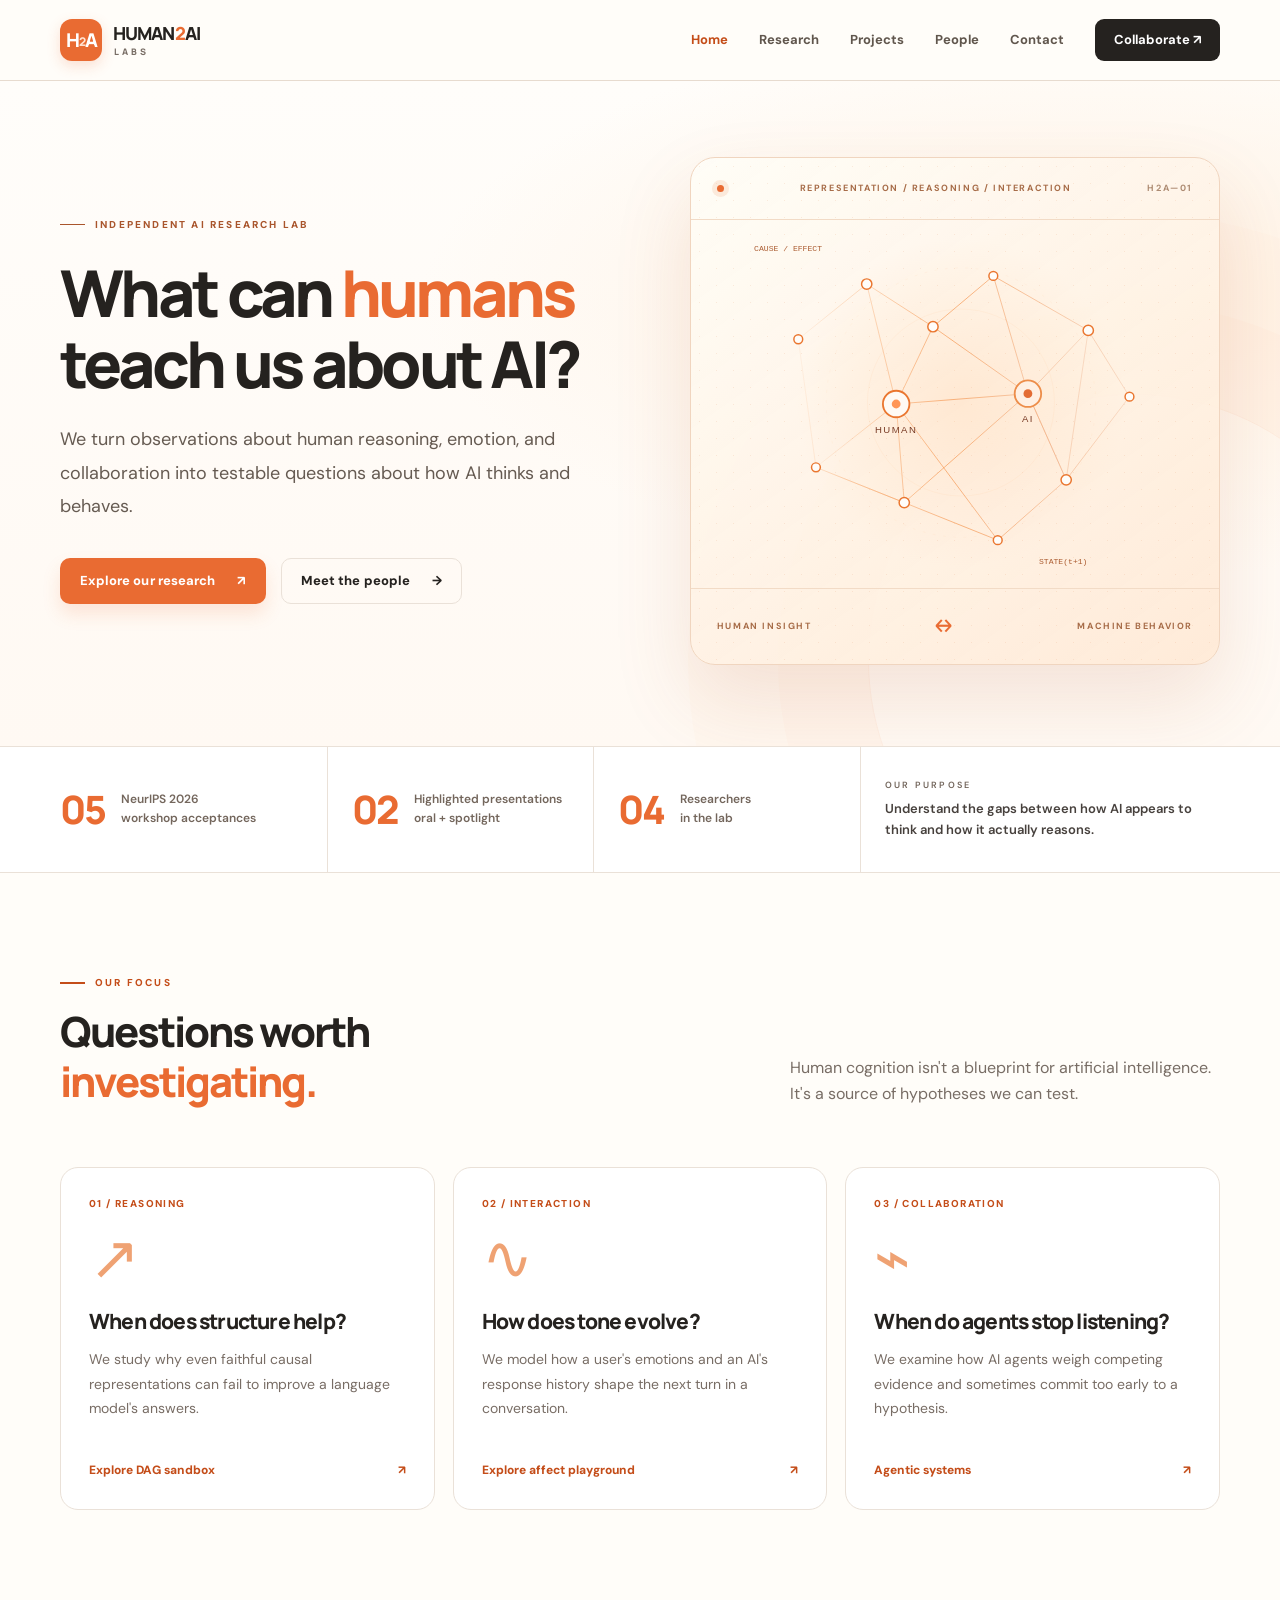
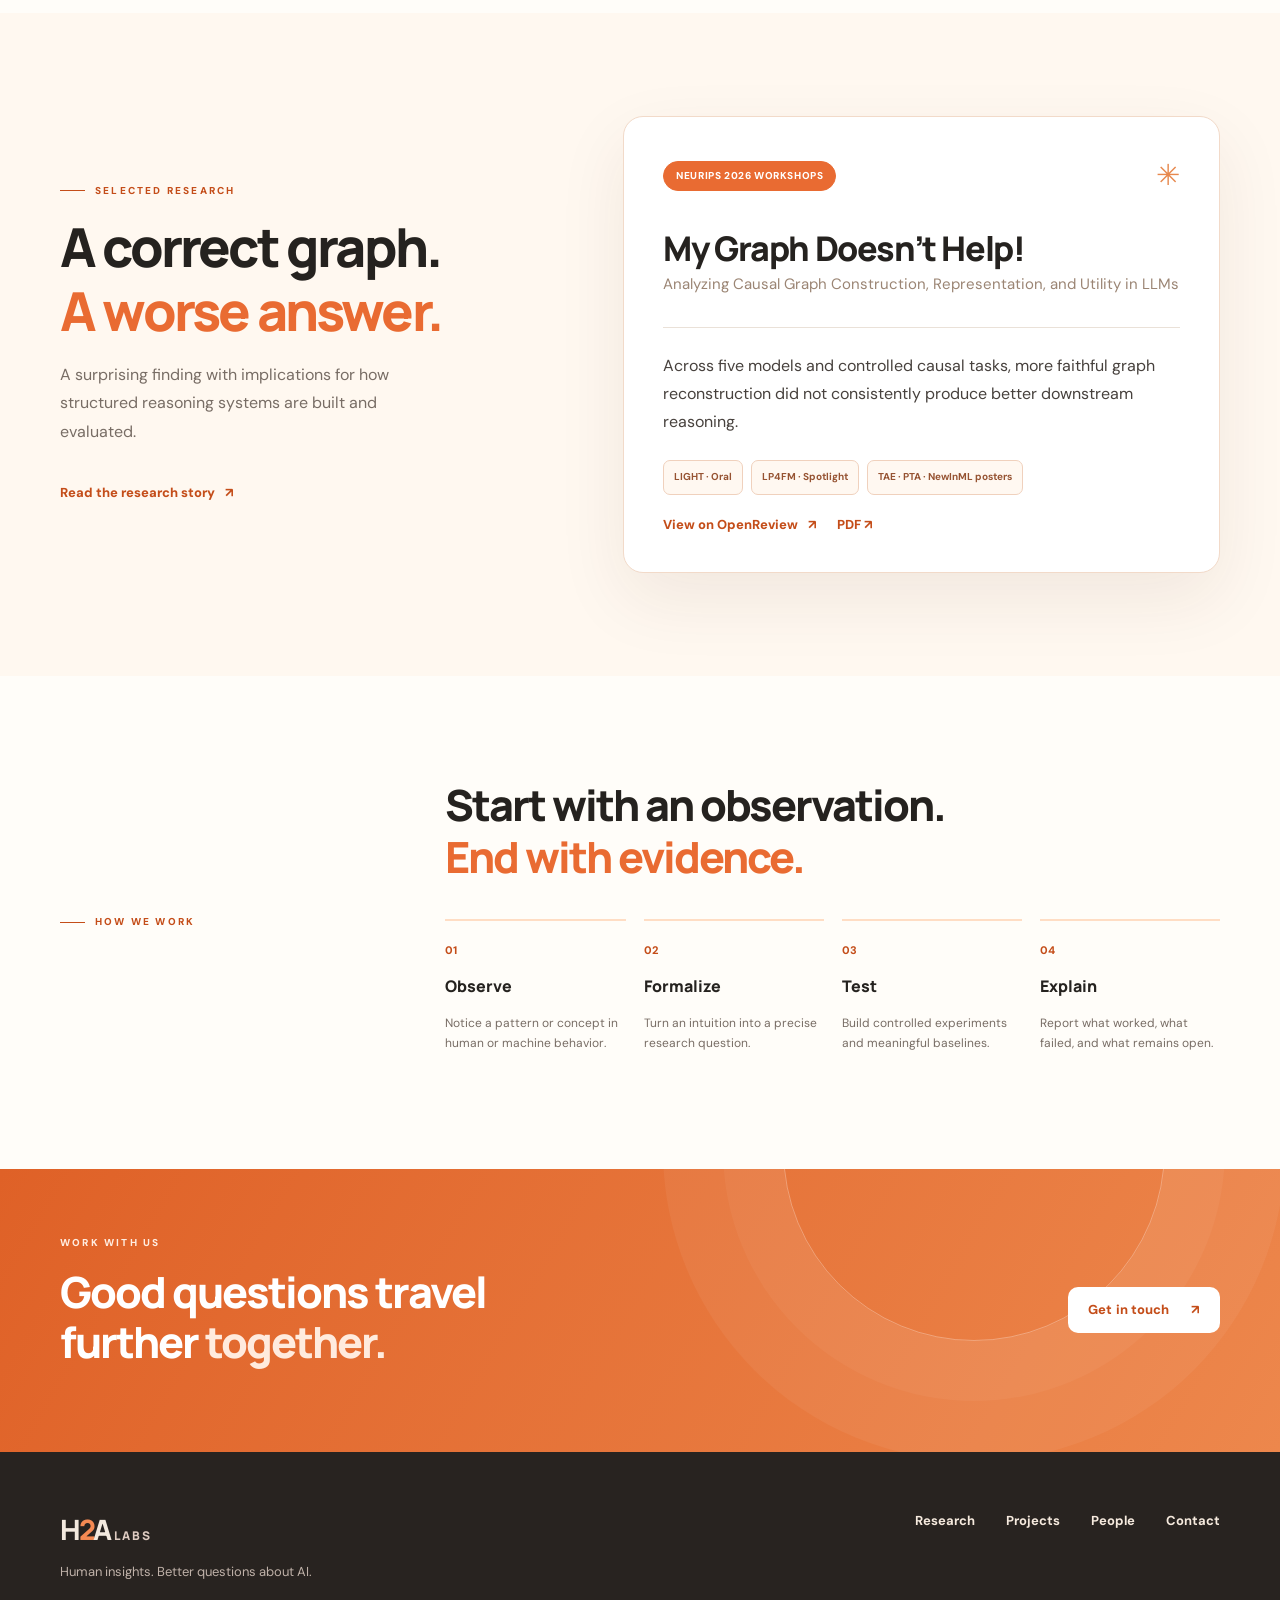
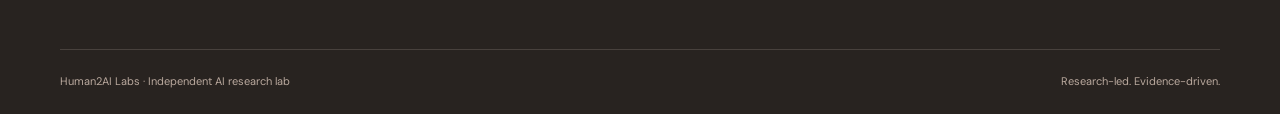
<file: index.html>
<!doctype html>
<html lang="en">
<head>
  <meta charset="utf-8"><meta name="viewport" content="width=device-width, initial-scale=1">
  <title>Home | Human2AI Labs</title>
  <meta name="description" content="Human2AI Labs investigates AI reasoning, affective dynamics, and agentic behavior through questions inspired by human cognition.">
  <meta name="theme-color" content="#fffaf4">
  <meta property="og:title" content="Home | Human2AI Labs"><meta property="og:description" content="Human2AI Labs investigates AI reasoning, affective dynamics, and agentic behavior through questions inspired by human cognition."><meta property="og:type" content="website">
  <link rel="icon" href="assets/favicon.svg" type="image/svg+xml">
  <link rel="preconnect" href="https://fonts.googleapis.com">
  <link rel="preconnect" href="https://fonts.gstatic.com" crossorigin>
  <link href="https://fonts.googleapis.com/css2?family=DM+Sans:wght@400;500;600;700;800&family=Manrope:wght@400;500;600;700;800&display=swap" rel="stylesheet">
  <link rel="stylesheet" href="assets/styles.css">
</head>
<body class="page-index">
<a class="skip-link" href="#main">Skip to content</a>
<header class="site-header">
 <div class="container header-inner">
  <a class="brand" href="index.html" aria-label="Human2AI Labs homepage"><span class="brand-mark"><span class="brand-h">H</span><span class="brand-split">2</span><span class="brand-a">A</span></span><span class="brand-word">HUMAN<span class="brand-two">2</span>AI<span class="brand-sub">LABS</span></span></a>
  <button class="nav-toggle" type="button" aria-label="Open navigation" aria-controls="main-nav" aria-expanded="false"><span></span><span></span><span></span></button>
  <nav id="main-nav" class="main-nav" aria-label="Main navigation">
    <a href="index.html" aria-current="page">Home</a><a href="research.html" >Research</a><a href="projects.html" >Projects</a><a href="people.html" >People</a><a href="contact.html" >Contact</a>
    <a href="contact.html" class="nav-cta">Collaborate <span aria-hidden="true">↗</span></a>
  </nav>
 </div>
</header>
<main id="main">
<section class="hero-section">
 <div class="container hero-grid">
  <div class="hero-copy"><div class="eyebrow light"><span class="eyebrow-line"></span> INDEPENDENT AI RESEARCH LAB</div>
   <h1>What can <em>humans</em> teach us about AI?</h1>
   <p class="hero-lede">We turn observations about human reasoning, emotion, and collaboration into testable questions about how AI thinks and behaves.</p>
   <div class="hero-buttons"><a class="button button-primary" href="research.html">Explore our research <span>↗</span></a><a class="button button-ghost" href="people.html">Meet the people <span>→</span></a></div>
   
  </div>
  <div class="hero-art" aria-hidden="true">
  <div class="visual-top"><span class="visual-dot"></span> REPRESENTATION / REASONING / INTERACTION <span class="visual-index">H2A—01</span></div>
  <svg class="network" viewBox="0 0 600 500" role="img" aria-label="Abstract network of human cognition and AI systems">
    <defs>
      <linearGradient id="nline" x1="0" x2="1"><stop offset="0" stop-color="#f59650" stop-opacity=".08"/><stop offset=".5" stop-color="#f59650" stop-opacity=".7"/><stop offset="1" stop-color="#e9a37b" stop-opacity=".3"/></linearGradient>
      <radialGradient id="glow"><stop stop-color="#ffb577" stop-opacity=".18"/><stop offset="1" stop-color="#ffb577" stop-opacity="0"/></radialGradient>
    </defs>
    <circle cx="308" cy="248" r="224" fill="url(#glow)"/>
    <circle cx="308" cy="248" r="183" fill="none" stroke="#ffc194" stroke-opacity=".15" stroke-dasharray="4 10"/>
    <circle cx="308" cy="248" r="127" fill="none" stroke="#ffc194" stroke-opacity=".16"/>
    <circle cx="308" cy="248" r="70" fill="none" stroke="#ffc194" stroke-opacity=".10" stroke-dasharray="2 7"/>
    <g stroke="url(#nline)" stroke-width="1.35" fill="none">
      <path d="M87 162 180 87 270 145 352 76 481 150 537 240 451 353 358 435 231 384 111 336 87 162"/>
      <path d="M180 87 220 250 111 336 M270 145 220 250 358 435 M352 76 399 236 481 150 M481 150 451 353 399 236 M111 336 231 384 220 250 M220 250 399 236 451 353 M270 145 399 236 M231 384 399 236"/>
    </g>
    <g fill="#fffdfa" stroke="#ea762f" stroke-width="2">
      <circle cx="87" cy="162" r="6"/><circle cx="180" cy="87" r="7"/><circle cx="270" cy="145" r="7"/><circle cx="352" cy="76" r="6"/>
      <circle cx="481" cy="150" r="7"/><circle cx="537" cy="240" r="6"/><circle cx="451" cy="353" r="7"/><circle cx="358" cy="435" r="6"/>
      <circle cx="231" cy="384" r="7"/><circle cx="111" cy="336" r="6"/>
    </g>
    <circle cx="220" cy="250" r="18" fill="#fffaf4" stroke="#ea762f" stroke-width="2.5"/><circle cx="220" cy="250" r="6" fill="#ff9657"/>
    <circle cx="399" cy="236" r="18" fill="#fff0e3" stroke="#ed8e4b" stroke-width="2.5"/><circle cx="399" cy="236" r="6" fill="#e36c34"/>
    <g font-size="13" font-family="Arial, sans-serif" letter-spacing="2" fill="#783b25">
      <text x="220" y="289" text-anchor="middle">HUMAN</text><text x="399" y="275" text-anchor="middle">AI</text>
    </g>
    <g font-family="monospace" font-size="11" fill="#ab5c31"><text x="27" y="42">CAUSE / EFFECT</text><text x="414" y="468">STATE(t+1)</text></g>
  </svg>
  <div class="visual-bottom"><span>HUMAN INSIGHT</span><span class="visual-arrow">↔</span><span>MACHINE BEHAVIOR</span></div>
</div>
 </div>
</section>
<section class="overview-band"><div class="container metrics-grid">
 <div class="metric"><strong>05</strong><span>NeurIPS 2026<br>workshop acceptances</span></div>
 <div class="metric"><strong>02</strong><span>Highlighted presentations<br>oral + spotlight</span></div>
 <div class="metric"><strong>04</strong><span>Researchers<br>in the lab</span></div>
 <div class="metric metric-caption"><span class="eyebrow">OUR PURPOSE</span><p>Understand the gaps between how AI appears to think and how it actually reasons.</p></div>
</div></section>
<section class="section"><div class="container">
 <div class="section-head split"><div><div class="eyebrow"><span class="eyebrow-line"></span> OUR FOCUS</div><h2>Questions worth<br><em>investigating.</em></h2></div><p>Human cognition isn't a blueprint for artificial intelligence. It's a source of hypotheses we can test.</p></div>
 <div class="three-col">
  <a class="focus-card" href="dag-sandbox.html"><span class="card-index">01 / REASONING</span><span class="focus-glyph">↗</span><h3>When does structure help?</h3><p>We study why even faithful causal representations can fail to improve a language model's answers.</p><span class="card-link">Explore DAG sandbox <span>↗</span></span></a>
  <a class="focus-card" href="affect-sandbox.html"><span class="card-index">02 / INTERACTION</span><span class="focus-glyph">∿</span><h3>How does tone evolve?</h3><p>We model how a user's emotions and an AI's response history shape the next turn in a conversation.</p><span class="card-link">Explore affect playground <span>↗</span></span></a>
  <a class="focus-card" href="research.html#agents"><span class="card-index">03 / COLLABORATION</span><span class="focus-glyph">⌁</span><h3>When do agents stop listening?</h3><p>We examine how AI agents weigh competing evidence and sometimes commit too early to a hypothesis.</p><span class="card-link">Agentic systems <span>↗</span></span></a>
 </div>
</div></section>
<section class="section tinted"><div class="container featured-grid">
 <div class="feature-label"><div class="eyebrow"><span class="eyebrow-line"></span> SELECTED RESEARCH</div><h2>A correct graph.<br><em>A worse answer.</em></h2><p>A surprising finding with implications for how structured reasoning systems are built and evaluated.</p><a class="text-link" href="research.html#causal">Read the research story <span>↗</span></a></div>
 <article class="feature-paper"><div class="paper-topline"><span class="pill pill-dark">NEURIPS 2026 WORKSHOPS</span><span class="paper-star">✳</span></div><h3>My Graph Doesn’t Help!</h3><p class="paper-subtitle">Analyzing Causal Graph Construction, Representation, and Utility in LLMs</p><div class="feature-rule"></div><p>Across five models and controlled causal tasks, more faithful graph reconstruction did not consistently produce better downstream reasoning.</p><div class="paper-badges"><span>LIGHT · Oral</span><span>LP4FM · Spotlight</span><span>TAE · PTA · NewInML posters</span></div><a class="text-link" href="https://openreview.net/forum?id=rM2qEFqoWK" target="_blank" rel="noopener noreferrer">View on OpenReview <span>↗</span></a> <a class="text-link pdf-link" href="https://openreview.net/pdf?id=rM2qEFqoWK" target="_blank" rel="noopener noreferrer">PDF ↗</a></article>
</div></section>
<section class="section statement-section"><div class="container statement-grid"><div class="eyebrow"><span class="eyebrow-line"></span> HOW WE WORK</div><div><h2>Start with an observation.<br><em>End with evidence.</em></h2><div class="steps"><div><span>01</span><strong>Observe</strong><p>Notice a pattern or concept in human or machine behavior.</p></div><div><span>02</span><strong>Formalize</strong><p>Turn an intuition into a precise research question.</p></div><div><span>03</span><strong>Test</strong><p>Build controlled experiments and meaningful baselines.</p></div><div><span>04</span><strong>Explain</strong><p>Report what worked, what failed, and what remains open.</p></div></div></div></div></section>
<section class="cta-band"><div class="container cta-content"><div><div class="eyebrow light">WORK WITH US</div><h2>Good questions travel<br>further <em>together.</em></h2></div><a class="button button-white" href="contact.html">Get in touch <span>↗</span></a></div></section>
</main>
<footer class="site-footer">
 <div class="container footer-top"><div><a class="footer-logo" href="index.html">H<span>2</span>A<span class="footer-lab"> LABS</span></a><p>Human insights. Better questions about AI.</p></div><div class="footer-links"><a href="research.html">Research</a><a href="projects.html">Projects</a><a href="people.html">People</a><a href="contact.html">Contact</a></div></div>
 <div class="container footer-bottom"><span>Human2AI Labs · Independent AI research lab</span><span>Research-led. Evidence-driven.</span></div>
</footer>
<script src="assets/site.js" defer></script>
</body>
</html>
</file>
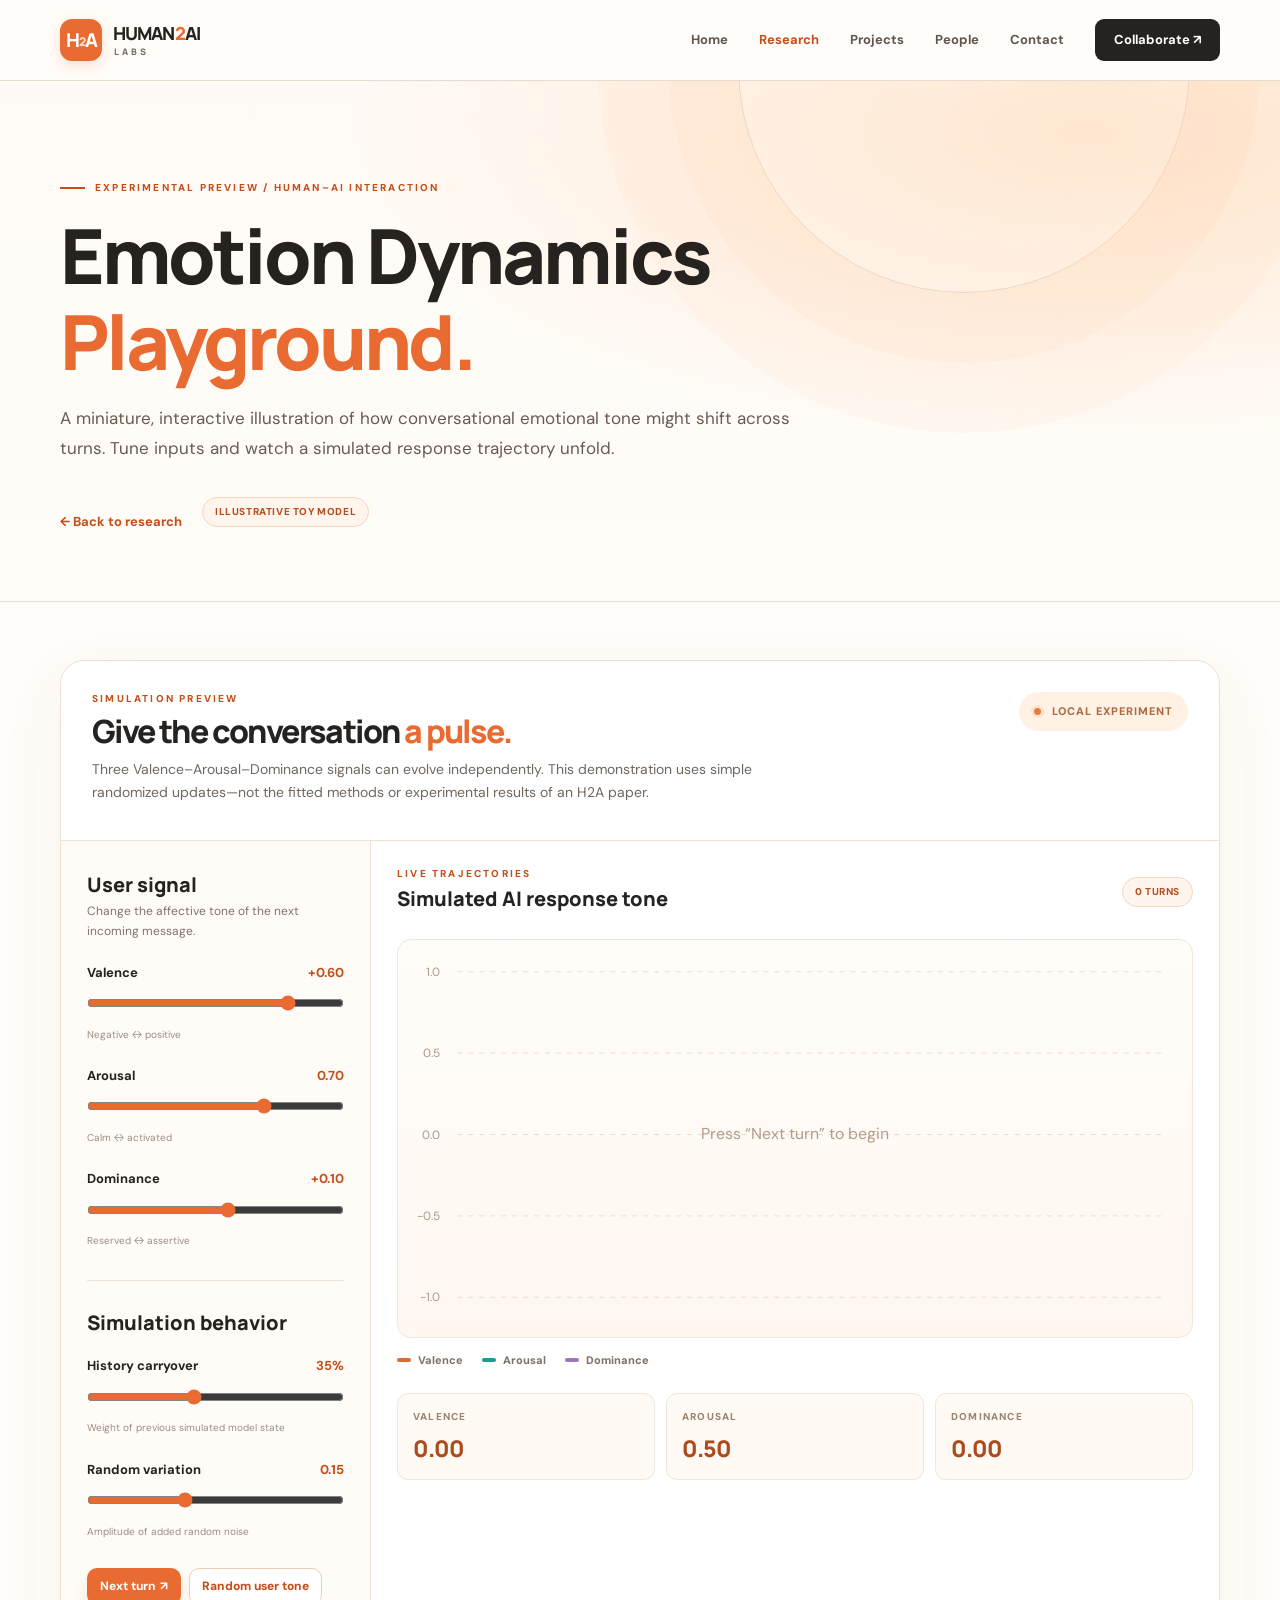
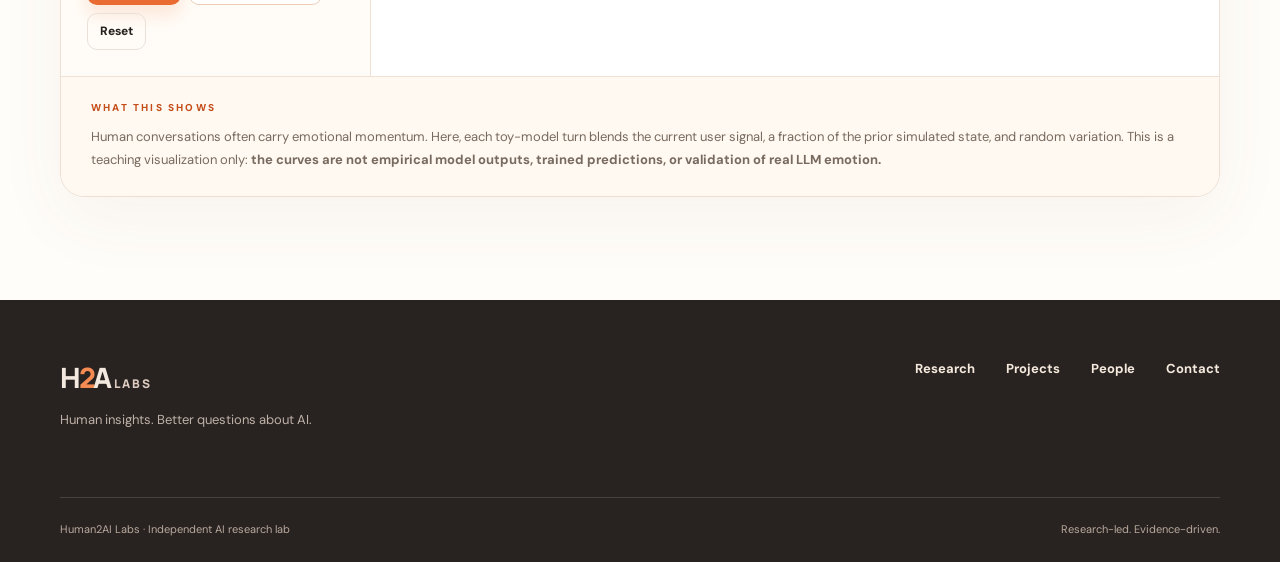
<file: affect-sandbox.html>
<!doctype html>
<html lang="en">
<head>
  <meta charset="utf-8"><meta name="viewport" content="width=device-width, initial-scale=1">
  <title>Emotion Dynamics Playground | Human2AI Labs</title>
  <meta name="description" content="An interactive educational preview of emotional tone dynamics in AI conversations, with VAD sliders and simulated trajectories.">
  <meta name="theme-color" content="#fffaf4">
  <meta property="og:title" content="Emotion Dynamics Playground | Human2AI Labs"><meta property="og:description" content="An interactive educational preview of emotional tone dynamics in AI conversations."><meta property="og:type" content="website">
  <link rel="icon" href="assets/favicon.svg" type="image/svg+xml">
  <link rel="preconnect" href="https://fonts.googleapis.com">
  <link rel="preconnect" href="https://fonts.gstatic.com" crossorigin>
  <link href="https://fonts.googleapis.com/css2?family=DM+Sans:wght@400;500;600;700;800&family=Manrope:wght@400;500;600;700;800&display=swap" rel="stylesheet">
  <link rel="stylesheet" href="assets/styles.css">
</head>
<body class="page-sandbox">
<a class="skip-link" href="#main">Skip to content</a>
<header class="site-header">
 <div class="container header-inner">
  <a class="brand" href="index.html" aria-label="Human2AI Labs homepage"><span class="brand-mark"><span class="brand-h">H</span><span class="brand-split">2</span><span class="brand-a">A</span></span><span class="brand-word">HUMAN<span class="brand-two">2</span>AI<span class="brand-sub">LABS</span></span></a>
  <button class="nav-toggle" type="button" aria-label="Open navigation" aria-controls="main-nav" aria-expanded="false"><span></span><span></span><span></span></button>
  <nav id="main-nav" class="main-nav" aria-label="Main navigation">
    <a href="index.html" >Home</a><a href="research.html" aria-current="page">Research</a><a href="projects.html" >Projects</a><a href="people.html">People</a><a href="contact.html" >Contact</a>
    <a href="contact.html" class="nav-cta">Collaborate <span aria-hidden="true">↗</span></a>
  </nav>
 </div>
</header>
<main id="main"><section class="page-hero sandbox-hero"><div class="container"><div class="eyebrow"><span class="eyebrow-line"></span> EXPERIMENTAL PREVIEW / HUMAN–AI INTERACTION</div><h1>Emotion Dynamics <em>Playground.</em></h1><p>A miniature, interactive illustration of how conversational emotional tone might shift across turns. Tune inputs and watch a simulated response trajectory unfold.</p><div class="sandbox-hero-links"><a class="text-link" href="research.html">← Back to research</a><span class="pill">ILLUSTRATIVE TOY MODEL</span></div></div></section>
<section class="section sandbox-section"><div class="container"><div class="affect-workbench">
<div class="affect-intro"><div><div class="eyebrow">SIMULATION PREVIEW</div><h2>Give the conversation <em>a pulse.</em></h2><p>Three Valence–Arousal–Dominance signals can evolve independently. This demonstration uses simple randomized updates—not the fitted methods or experimental results of an H2A paper.</p></div><div class="affect-status"><span class="live-dot"></span> LOCAL EXPERIMENT</div></div>
<div class="affect-main"><section class="affect-controls"><h3>User signal</h3><p>Change the affective tone of the next incoming message.</p><label class="range-control"><span>Valence <output id="val-out">+0.60</output></span><input id="affect-val" type="range" min="-1" max="1" step=".05" value=".6"><small>Negative ↔ positive</small></label><label class="range-control"><span>Arousal <output id="aro-out">0.70</output></span><input id="affect-aro" type="range" min="0" max="1" step=".05" value=".7"><small>Calm ↔ activated</small></label><label class="range-control"><span>Dominance <output id="dom-out">+0.10</output></span><input id="affect-dom" type="range" min="-1" max="1" step=".05" value=".1"><small>Reserved ↔ assertive</small></label>
<div class="affect-divider"></div><h3>Simulation behavior</h3><label class="range-control"><span>History carryover <output id="mem-out">35%</output></span><input id="affect-memory" type="range" min="0" max=".85" step=".05" value=".35"><small>Weight of previous simulated model state</small></label><label class="range-control"><span>Random variation <output id="noise-out">0.15</output></span><input id="affect-noise" type="range" min="0" max=".4" step=".05" value=".15"><small>Amplitude of added random noise</small></label><div class="affect-buttons"><button id="affect-next" class="button button-primary" type="button">Next turn ↗</button><button id="affect-random" class="button button-outline" type="button">Random user tone</button><button id="affect-reset" class="button button-ghost" type="button">Reset</button></div></section>
<section class="affect-chart-panel"><div class="affect-chart-heading"><div><div class="eyebrow">LIVE TRAJECTORIES</div><h3>Simulated AI response tone</h3></div><span class="pill" id="affect-turns">0 TURNS</span></div><svg id="affect-chart" viewBox="0 0 800 400" role="img" aria-label="Illustrative emotional tone trajectories for valence, arousal and dominance"></svg><div class="affect-legend"><span><i class="legend-val"></i> Valence</span><span><i class="legend-aro"></i> Arousal</span><span><i class="legend-dom"></i> Dominance</span></div><div class="affect-readouts"><div><span>VALENCE</span><strong id="current-val">0.00</strong></div><div><span>AROUSAL</span><strong id="current-aro">0.50</strong></div><div><span>DOMINANCE</span><strong id="current-dom">0.00</strong></div></div></section></div>
<div class="affect-explanation"><div class="eyebrow">WHAT THIS SHOWS</div><p>Human conversations often carry emotional momentum. Here, each toy-model turn blends the current user signal, a fraction of the prior simulated state, and random variation. This is a teaching visualization only: <strong>the curves are not empirical model outputs, trained predictions, or validation of real LLM emotion.</strong></p></div>
</div></div></section></main>
<footer class="site-footer">
 <div class="container footer-top"><div><a class="footer-logo" href="index.html">H<span>2</span>A<span class="footer-lab"> LABS</span></a><p>Human insights. Better questions about AI.</p></div><div class="footer-links"><a href="research.html">Research</a><a href="projects.html">Projects</a><a href="people.html">People</a><a href="contact.html">Contact</a></div></div>
 <div class="container footer-bottom"><span>Human2AI Labs · Independent AI research lab</span><span>Research-led. Evidence-driven.</span></div>
</footer>
<script src="assets/site.js" defer></script>
<script src="assets/affect-sandbox.js" defer></script>
</body>
</html>
</file>
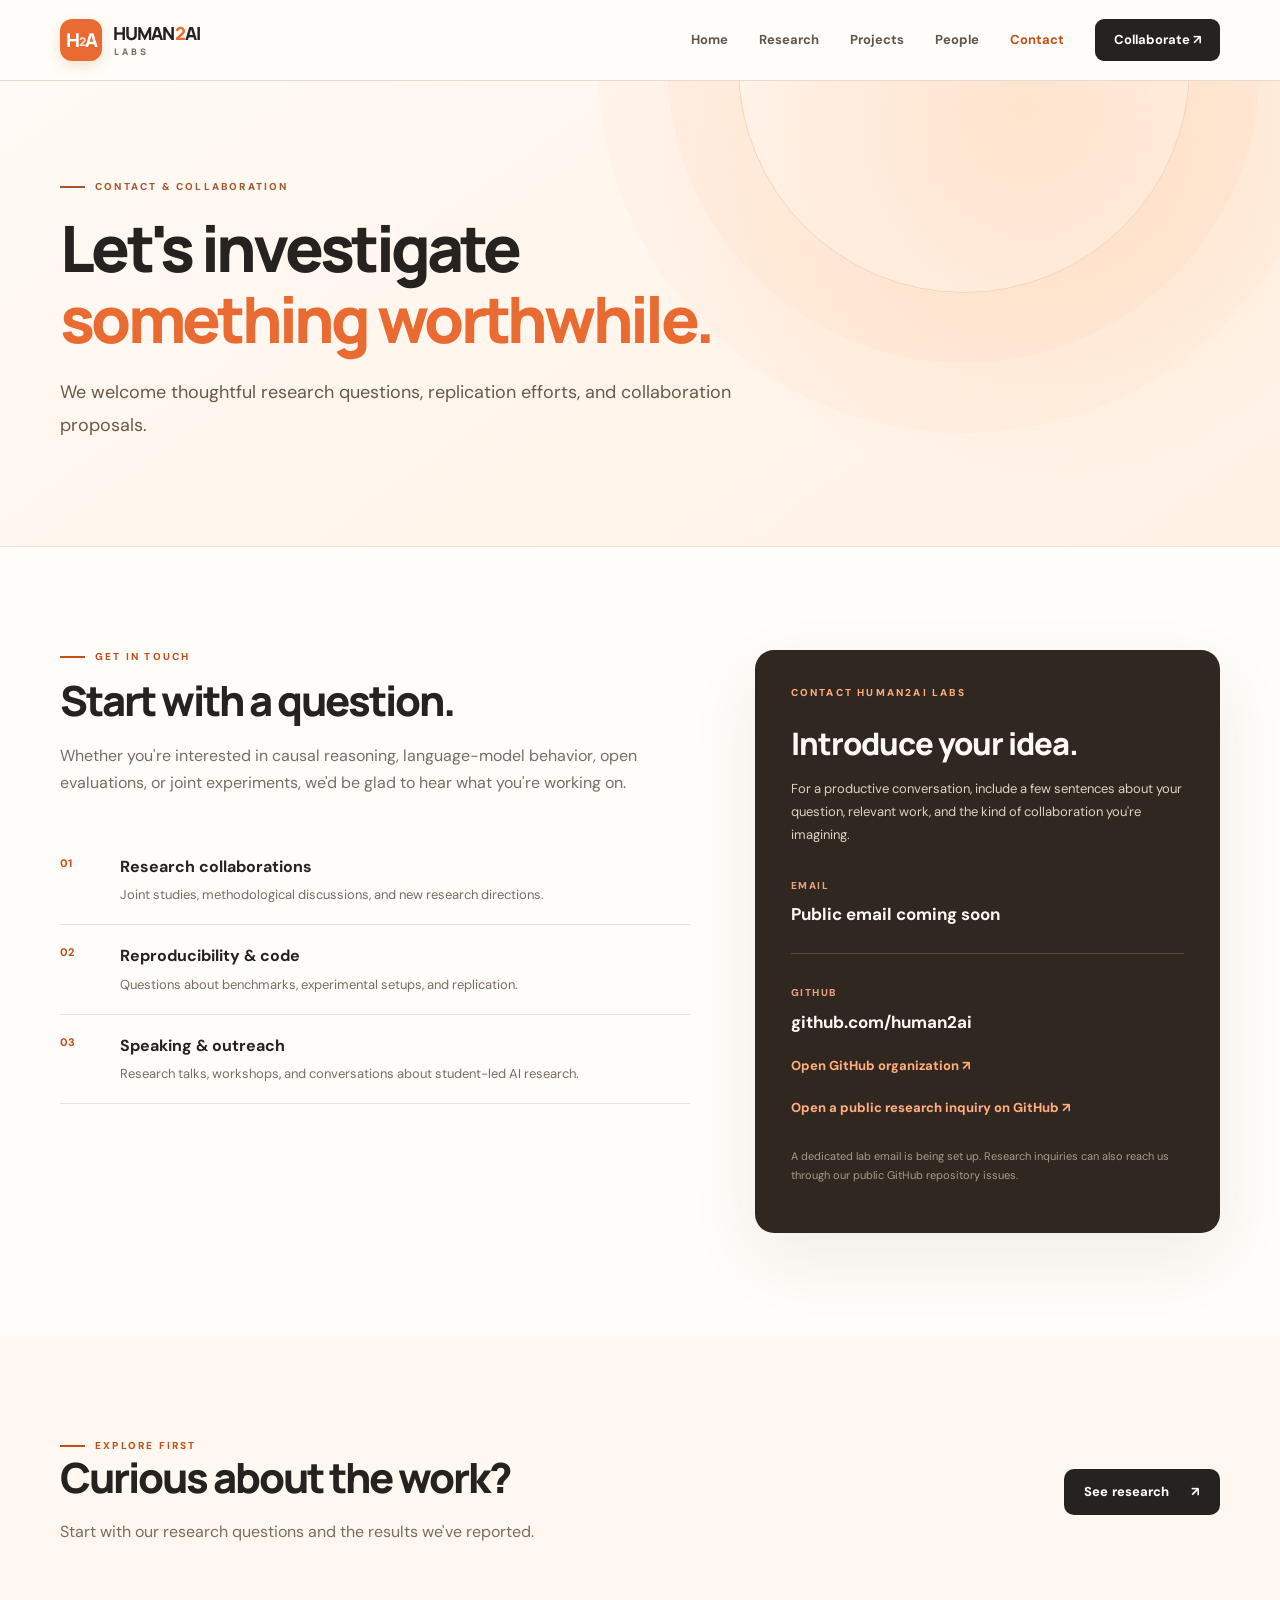
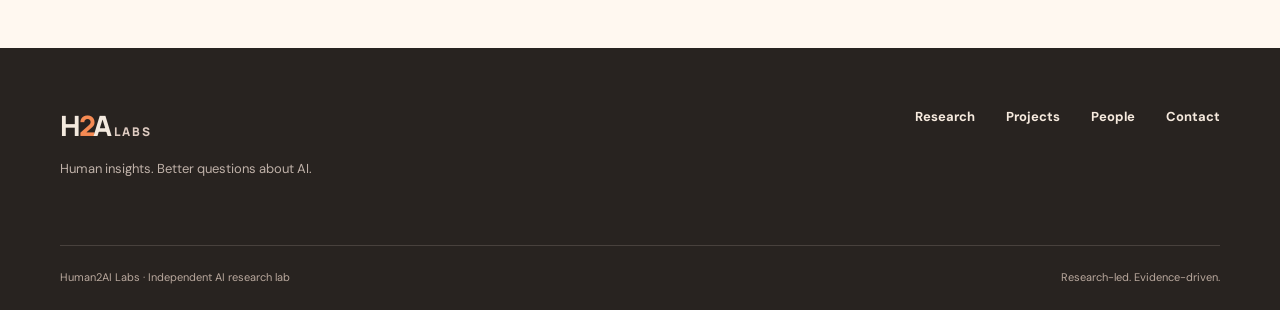
<file: contact.html>
<!doctype html>
<html lang="en">
<head>
  <meta charset="utf-8"><meta name="viewport" content="width=device-width, initial-scale=1">
  <title>Contact | Human2AI Labs</title>
  <meta name="description" content="Contact Human2AI Labs to discuss AI research collaboration, reproducibility, and research talks.">
  <meta name="theme-color" content="#fffaf4">
  <meta property="og:title" content="Contact | Human2AI Labs"><meta property="og:description" content="Contact Human2AI Labs to discuss AI research collaboration, reproducibility, and research talks."><meta property="og:type" content="website">
  <link rel="icon" href="assets/favicon.svg" type="image/svg+xml">
  <link rel="preconnect" href="https://fonts.googleapis.com">
  <link rel="preconnect" href="https://fonts.gstatic.com" crossorigin>
  <link href="https://fonts.googleapis.com/css2?family=DM+Sans:wght@400;500;600;700;800&family=Manrope:wght@400;500;600;700;800&display=swap" rel="stylesheet">
  <link rel="stylesheet" href="assets/styles.css">
</head>
<body class="page-contact">
<a class="skip-link" href="#main">Skip to content</a>
<header class="site-header">
 <div class="container header-inner">
  <a class="brand" href="index.html" aria-label="Human2AI Labs homepage"><span class="brand-mark"><span class="brand-h">H</span><span class="brand-split">2</span><span class="brand-a">A</span></span><span class="brand-word">HUMAN<span class="brand-two">2</span>AI<span class="brand-sub">LABS</span></span></a>
  <button class="nav-toggle" type="button" aria-label="Open navigation" aria-controls="main-nav" aria-expanded="false"><span></span><span></span><span></span></button>
  <nav id="main-nav" class="main-nav" aria-label="Main navigation">
    <a href="index.html" >Home</a><a href="research.html" >Research</a><a href="projects.html" >Projects</a><a href="people.html" >People</a><a href="contact.html" aria-current="page">Contact</a>
    <a href="contact.html" class="nav-cta">Collaborate <span aria-hidden="true">↗</span></a>
  </nav>
 </div>
</header>
<main id="main">
<section class="page-hero dark-hero"><div class="container"><div class="eyebrow light"><span class="eyebrow-line"></span> CONTACT & COLLABORATION</div><h1>Let's investigate<br><em>something worthwhile.</em></h1><p>We welcome thoughtful research questions, replication efforts, and collaboration proposals.</p></div></section>
<section class="section"><div class="container contact-grid"><div class="contact-copy"><div class="eyebrow"><span class="eyebrow-line"></span> GET IN TOUCH</div><h2>Start with a question.</h2><p>Whether you're interested in causal reasoning, language-model behavior, open evaluations, or joint experiments, we'd be glad to hear what you're working on.</p><div class="contact-topics"><div><span>01</span><strong>Research collaborations</strong><p>Joint studies, methodological discussions, and new research directions.</p></div><div><span>02</span><strong>Reproducibility & code</strong><p>Questions about benchmarks, experimental setups, and replication.</p></div><div><span>03</span><strong>Speaking & outreach</strong><p>Research talks, workshops, and conversations about student-led AI research.</p></div></div></div><aside class="contact-panel"><div class="eyebrow light">CONTACT HUMAN2AI LABS</div><h3>Introduce your idea.</h3><p>For a productive conversation, include a few sentences about your question, relevant work, and the kind of collaboration you're imagining.</p><div class="contact-email-box"><span>EMAIL</span><strong id="lab-email-text">Public email coming soon</strong></div><a class="button button-primary contact-email-link" href="#" hidden>Email the lab <span>↗</span></a><div class="contact-separator"></div><div class="contact-email-box"><span>GITHUB</span><strong id="lab-github-text">github.com/human2ai</strong></div><a class="text-link light-link contact-github-link" href="https://github.com/human2ai" target="_blank" rel="noopener noreferrer">Open GitHub organization ↗</a><a class="text-link light-link" href="https://github.com/human2ai/human2ai.github.io/issues/new" target="_blank" rel="noopener noreferrer">Open a public research inquiry on GitHub ↗</a><p class="config-note">A dedicated lab email is being set up. Research inquiries can also reach us through our public GitHub repository issues.</p></aside></div></section>
<section class="section tinted"><div class="container end-row"><div><div class="eyebrow"><span class="eyebrow-line"></span> EXPLORE FIRST</div><h2>Curious about the work?</h2><p>Start with our research questions and the results we've reported.</p></div><a class="button button-dark" href="research.html">See research <span>↗</span></a></div></section>
</main>
<footer class="site-footer">
 <div class="container footer-top"><div><a class="footer-logo" href="index.html">H<span>2</span>A<span class="footer-lab"> LABS</span></a><p>Human insights. Better questions about AI.</p></div><div class="footer-links"><a href="research.html">Research</a><a href="projects.html">Projects</a><a href="people.html">People</a><a href="contact.html">Contact</a></div></div>
 <div class="container footer-bottom"><span>Human2AI Labs · Independent AI research lab</span><span>Research-led. Evidence-driven.</span></div>
</footer>
<script src="assets/site.js" defer></script>
</body>
</html>
</file>
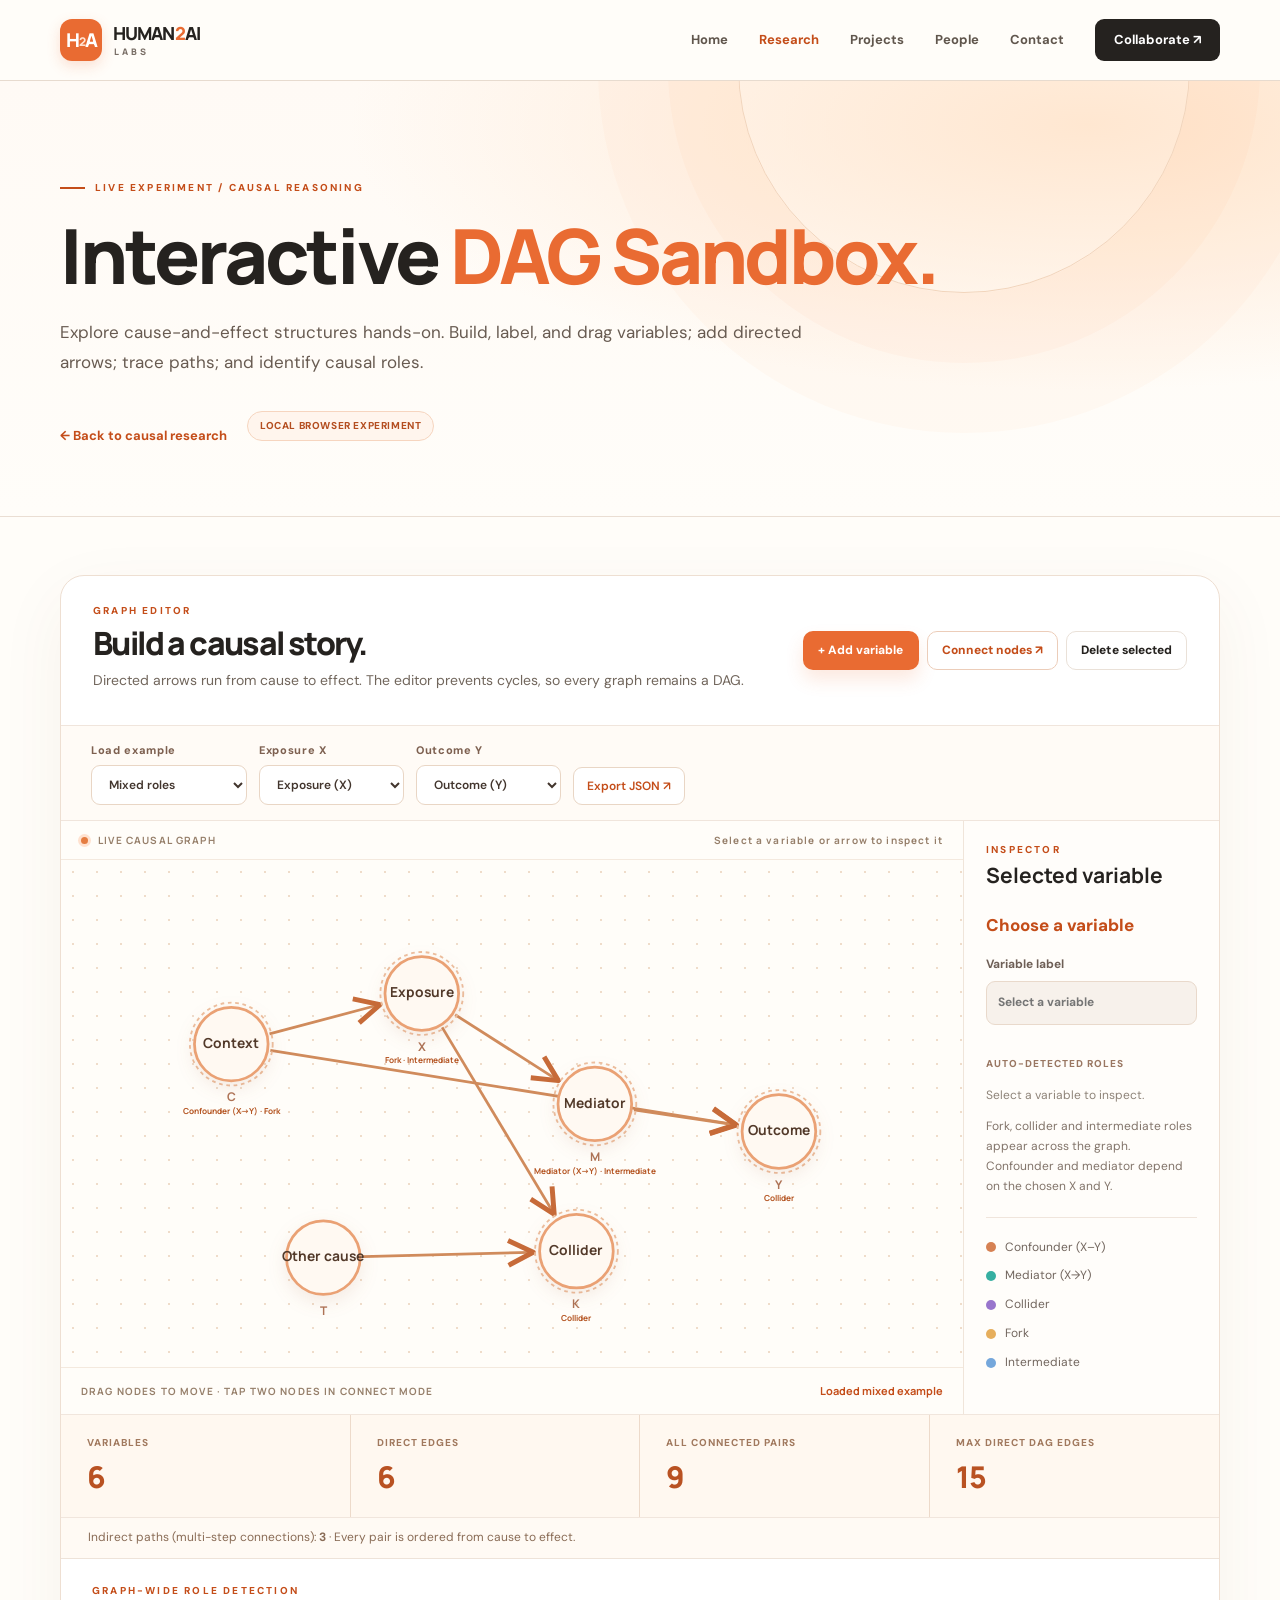
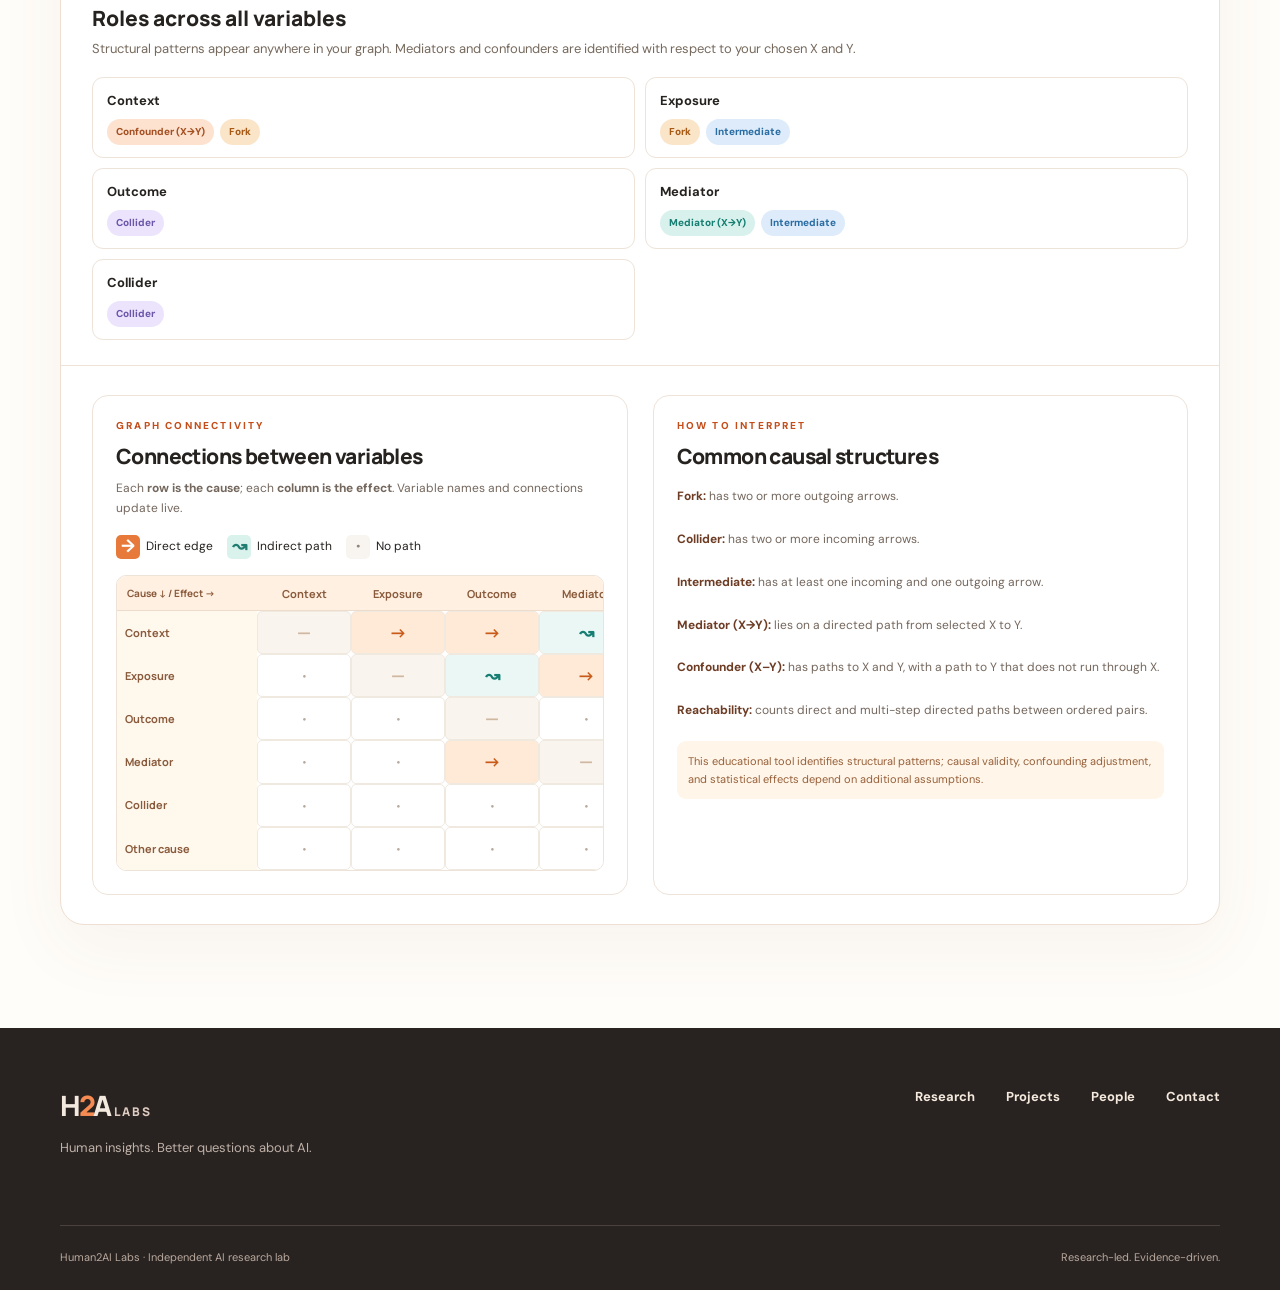
<file: dag-sandbox.html>
<!doctype html>
<html lang="en">
<head>
  <meta charset="utf-8"><meta name="viewport" content="width=device-width, initial-scale=1">
  <title>Interactive DAG Sandbox | Human2AI Labs</title>
  <meta name="description" content="Explore causal structures with editable DAGs, node labels, confounders, mediators, colliders and live connectivity.">
  <meta name="theme-color" content="#fffaf4">
  <meta property="og:title" content="Interactive DAG Sandbox | Human2AI Labs"><meta property="og:description" content="Explore causal structures with editable DAGs, node labels, confounders, mediators, colliders and live connectivity."><meta property="og:type" content="website">
  <link rel="icon" href="assets/favicon.svg" type="image/svg+xml">
  <link rel="preconnect" href="https://fonts.googleapis.com">
  <link rel="preconnect" href="https://fonts.gstatic.com" crossorigin>
  <link href="https://fonts.googleapis.com/css2?family=DM+Sans:wght@400;500;600;700;800&family=Manrope:wght@400;500;600;700;800&display=swap" rel="stylesheet">
  <link rel="stylesheet" href="assets/styles.css">
</head>
<body class="page-sandbox">
<a class="skip-link" href="#main">Skip to content</a>
<header class="site-header">
 <div class="container header-inner">
  <a class="brand" href="index.html" aria-label="Human2AI Labs homepage"><span class="brand-mark"><span class="brand-h">H</span><span class="brand-split">2</span><span class="brand-a">A</span></span><span class="brand-word">HUMAN<span class="brand-two">2</span>AI<span class="brand-sub">LABS</span></span></a>
  <button class="nav-toggle" type="button" aria-label="Open navigation" aria-controls="main-nav" aria-expanded="false"><span></span><span></span><span></span></button>
  <nav id="main-nav" class="main-nav" aria-label="Main navigation">
    <a href="index.html" >Home</a><a href="research.html" aria-current="page">Research</a><a href="projects.html" >Projects</a><a href="people.html">People</a><a href="contact.html" >Contact</a>
    <a href="contact.html" class="nav-cta">Collaborate <span aria-hidden="true">↗</span></a>
  </nav>
 </div>
</header>
<main id="main">
<section class="page-hero sandbox-hero"><div class="container"><div class="eyebrow"><span class="eyebrow-line"></span> LIVE EXPERIMENT / CAUSAL REASONING</div><h1>Interactive <em>DAG Sandbox.</em></h1><p>Explore cause-and-effect structures hands-on. Build, label, and drag variables; add directed arrows; trace paths; and identify causal roles.</p><div class="sandbox-hero-links"><a class="text-link" href="research.html#causal">← Back to causal research</a><span class="pill">LOCAL BROWSER EXPERIMENT</span></div></div></section>
<section class="section sandbox-section"><div class="container"><div class="dag-workbench">
<div class="dag-header"><div><div class="eyebrow">GRAPH EDITOR</div><h2>Build a causal story.</h2><p>Directed arrows run from cause to effect. The editor prevents cycles, so every graph remains a DAG.</p></div><div class="dag-top-actions"><button id="dag-add" class="button button-primary" type="button">+ Add variable</button><button id="dag-connect" class="button button-outline" type="button" aria-pressed="false">Connect nodes ↗</button><button id="dag-remove" class="button button-ghost" type="button">Delete selected</button></div></div>
<div class="dag-toolbar"><label>Load example <select id="dag-preset"><option value="mixed">Mixed roles</option><option value="chain">Chain</option><option value="fork">Fork / confounding</option><option value="collider">Collider</option><option value="diamond">Diamond</option><option value="blank">Blank graph</option></select></label><label>Exposure X <select id="dag-exposure"></select></label><label>Outcome Y <select id="dag-outcome"></select></label><button id="dag-export" class="dag-small-button" type="button">Export JSON ↗</button></div>
<div class="dag-main"><div class="dag-canvas-shell"><div class="dag-canvas-top"><div><span class="live-dot"></span> LIVE CAUSAL GRAPH</div><span id="dag-mode">Select a node or an arrow to inspect it</span></div><svg id="dag-board" viewBox="0 0 980 550" role="img" aria-label="Interactive directed acyclic graph; use the editor controls to add and connect nodes" tabindex="0"><defs><marker id="dag-arrow" markerWidth="11" markerHeight="11" refX="9" refY="5.5" orient="auto"><path d="M1 1 L10 5.5 L1 10" fill="none" stroke="#c76b39" stroke-width="1.8" stroke-linejoin="round"/></marker></defs><g id="dag-connections"></g><g id="dag-vertices"></g></svg><div class="dag-canvas-bottom"><span>DRAG NODES TO MOVE · TAP TWO NODES IN CONNECT MODE</span><span id="dag-notice" role="status" aria-live="polite"></span></div></div>
<aside class="dag-inspector"><div class="inspector-heading"><div class="eyebrow">INSPECTOR</div><h3>Selected variable</h3></div><div id="dag-selected-label" class="inspector-selected">Choose a node</div><label class="dag-field">Variable label <input id="dag-label-input" type="text" maxlength="28" placeholder="Select a variable" disabled></label><div class="inspector-roles"><span class="dag-inspector-kicker">AUTO-DETECTED ROLES</span><div id="dag-role-tags" class="dag-role-tags"><span class="role-muted">Select a node to inspect its role.</span></div></div><p id="dag-node-description" class="inspector-hint">Structural patterns are detected across the whole graph; confounders and mediators are also evaluated for selected X and Y.</p><div class="dag-legend"><span><i class="role-swatch role-swatch-con"></i> Confounder (X–Y)</span><span><i class="role-swatch role-swatch-med"></i> Mediator (X→Y)</span><span><i class="role-swatch role-swatch-col"></i> Collider</span><span><i class="role-swatch role-swatch-fork"></i> Fork</span><span><i class="role-swatch role-swatch-intermediate"></i> Intermediate</span></div></aside></div>
<div class="dag-stats"><div><span>VARIABLES</span><strong id="stat-nodes">—</strong></div><div><span>DIRECT EDGES</span><strong id="stat-edges">—</strong></div><div><span>ALL CONNECTED PAIRS</span><strong id="stat-reach">—</strong></div><div><span>MAX DIRECT DAG EDGES</span><strong id="stat-max">—</strong></div></div>
<div class="dag-substats">Indirect paths (multi-step connections): <strong id="stat-indirect">—</strong> · Every pair is ordered from cause to effect.</div><div class="dag-roles-overview"><div class="eyebrow">GRAPH-WIDE ROLE DETECTION</div><h3>Roles across all variables</h3><p>Structural patterns appear anywhere in your graph. Mediators and confounders are identified with respect to your chosen X and Y.</p><div id="dag-all-roles" class="dag-all-roles"></div></div><div class="dag-lower"><section class="dag-panel"><div class="eyebrow">GRAPH CONNECTIVITY</div><h3>Connections between variables</h3><p>Each <strong>row is the cause</strong>; each <strong>column is the effect</strong>. Variable names and connections update live.</p><div class="matrix-legend"><span><b class="matrix-key direct">→</b> Direct edge</span><span><b class="matrix-key indirect">↝</b> Indirect path</span><span><b class="matrix-key none">·</b> No path</span></div><div id="dag-matrix" class="matrix-scroll"></div></section><section class="dag-panel"><div class="eyebrow">HOW TO INTERPRET</div><h3>Common causal structures</h3><div class="definition-list"><p><strong>Fork:</strong> has two or more outgoing arrows.</p><p><strong>Collider:</strong> has two or more incoming arrows.</p><p><strong>Intermediate:</strong> has at least one incoming and one outgoing arrow.</p><p><strong>Mediator (X→Y):</strong> lies on a directed path from selected X to Y.</p><p><strong>Confounder (X–Y):</strong> has paths to X and Y, with a path to Y that does not run through X.</p><p><strong>Reachability:</strong> counts direct and multi-step directed paths between ordered pairs.</p></div><p class="dag-caution">This educational tool identifies structural patterns; causal validity, confounding adjustment, and statistical effects depend on additional assumptions.</p></section></div>
</div></div></section>
</main>
<footer class="site-footer">
 <div class="container footer-top"><div><a class="footer-logo" href="index.html">H<span>2</span>A<span class="footer-lab"> LABS</span></a><p>Human insights. Better questions about AI.</p></div><div class="footer-links"><a href="research.html">Research</a><a href="projects.html">Projects</a><a href="people.html">People</a><a href="contact.html">Contact</a></div></div>
 <div class="container footer-bottom"><span>Human2AI Labs · Independent AI research lab</span><span>Research-led. Evidence-driven.</span></div>
</footer>
<script src="assets/site.js" defer></script>
<script src="assets/dag-logic.js" defer></script><script src="assets/dag-sandbox.js" defer></script>
</body>
</html>
</file>
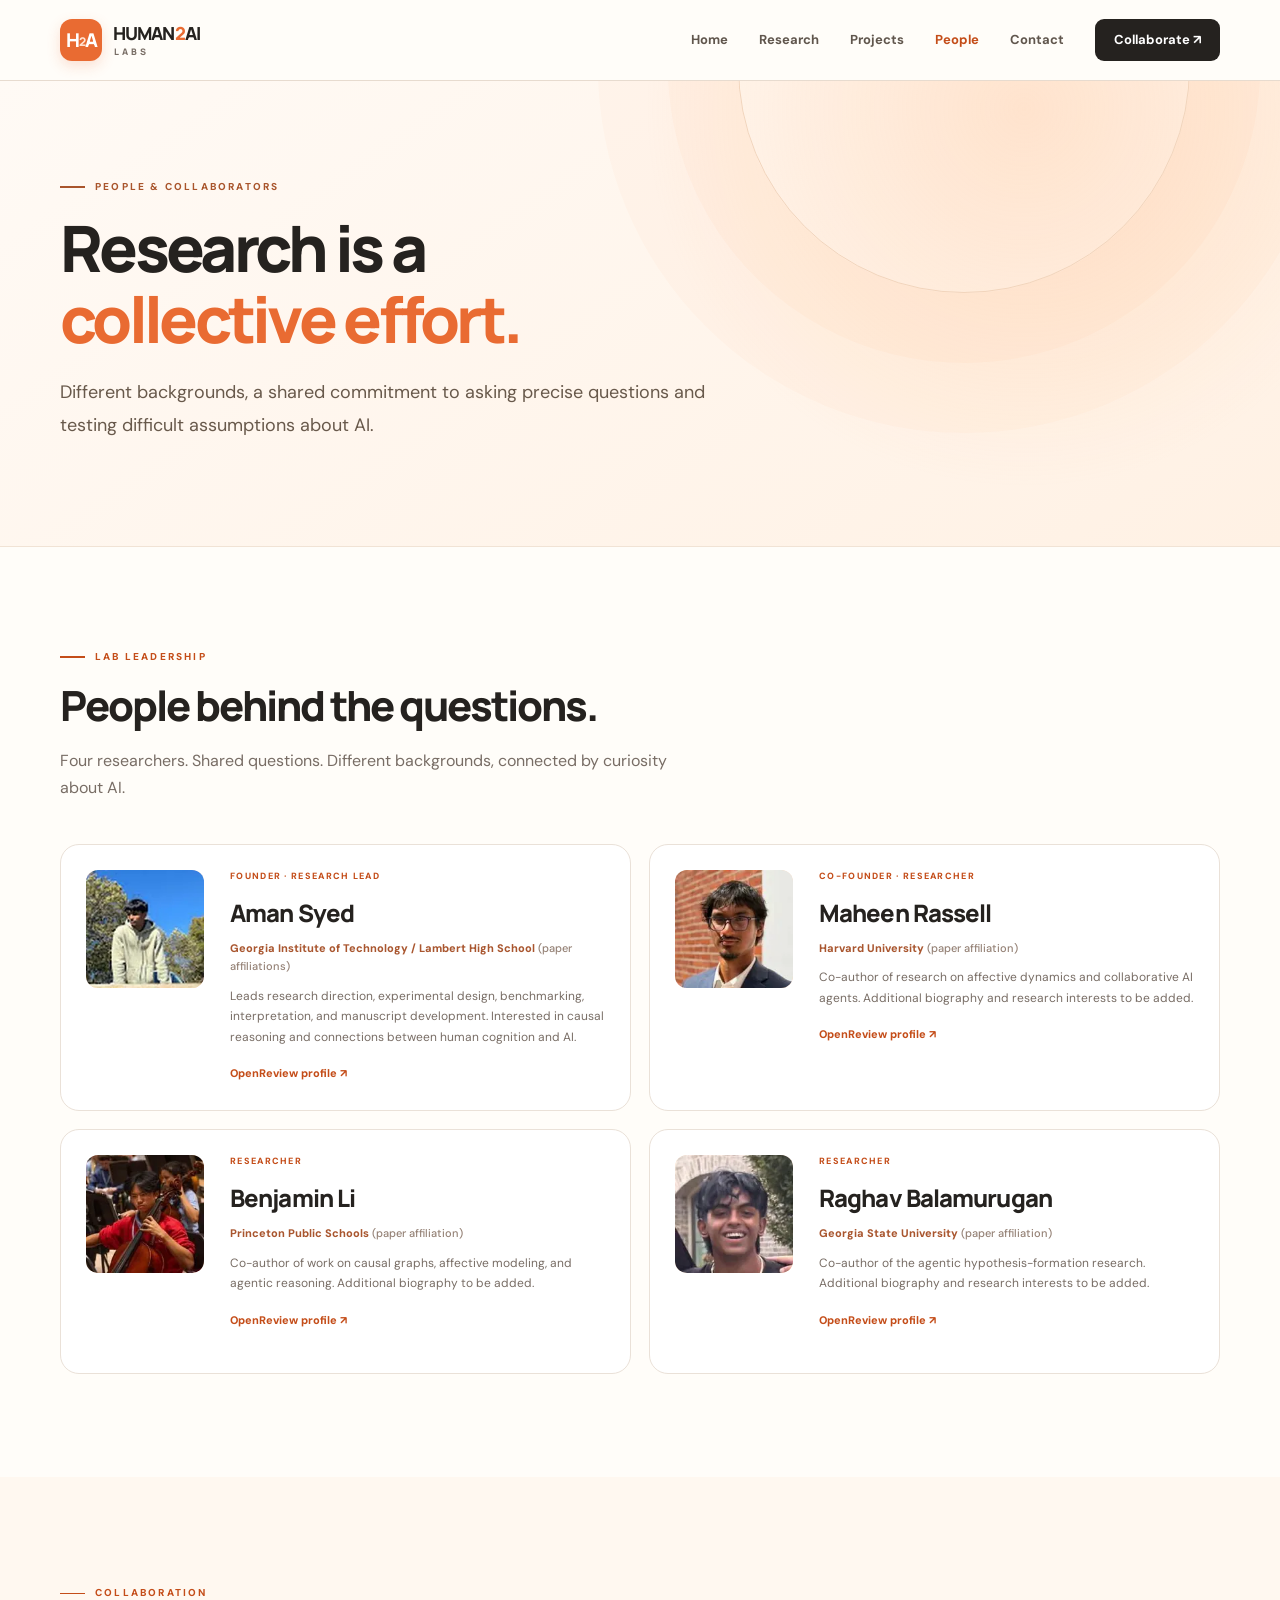
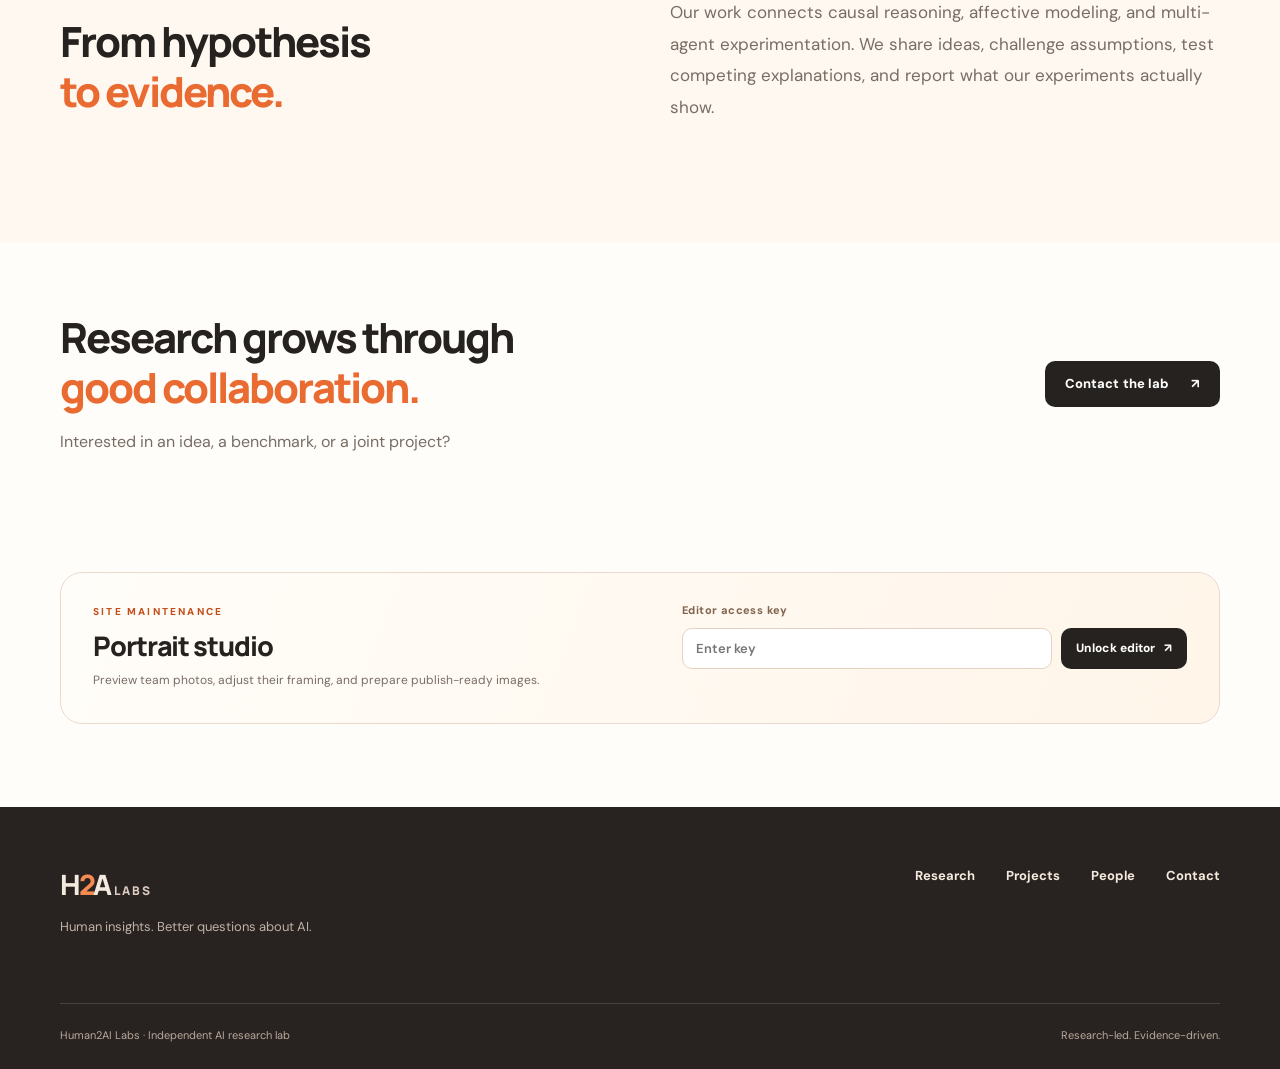
<file: people.html>
<!doctype html>
<html lang="en">
<head>
  <meta charset="utf-8"><meta name="viewport" content="width=device-width, initial-scale=1">
  <title>People | Human2AI Labs</title>
  <meta name="description" content="Meet the four researchers at Human2AI Labs, an independent group studying AI reasoning and interaction.">
  <meta name="theme-color" content="#fffaf4">
  <meta property="og:title" content="People | Human2AI Labs"><meta property="og:description" content="Meet the four researchers at Human2AI Labs, an independent group studying AI reasoning and interaction."><meta property="og:type" content="website">
  <link rel="icon" href="assets/favicon.svg" type="image/svg+xml">
  <link rel="preconnect" href="https://fonts.googleapis.com">
  <link rel="preconnect" href="https://fonts.gstatic.com" crossorigin>
  <link href="https://fonts.googleapis.com/css2?family=DM+Sans:wght@400;500;600;700;800&family=Manrope:wght@400;500;600;700;800&display=swap" rel="stylesheet">
  <link rel="stylesheet" href="assets/styles.css">
</head>
<body class="page-people">
<a class="skip-link" href="#main">Skip to content</a>
<header class="site-header">
 <div class="container header-inner">
  <a class="brand" href="index.html" aria-label="Human2AI Labs homepage"><span class="brand-mark"><span class="brand-h">H</span><span class="brand-split">2</span><span class="brand-a">A</span></span><span class="brand-word">HUMAN<span class="brand-two">2</span>AI<span class="brand-sub">LABS</span></span></a>
  <button class="nav-toggle" type="button" aria-label="Open navigation" aria-controls="main-nav" aria-expanded="false"><span></span><span></span><span></span></button>
  <nav id="main-nav" class="main-nav" aria-label="Main navigation">
    <a href="index.html" >Home</a><a href="research.html" >Research</a><a href="projects.html" >Projects</a><a href="people.html" aria-current="page">People</a><a href="contact.html" >Contact</a>
    <a href="contact.html" class="nav-cta">Collaborate <span aria-hidden="true">↗</span></a>
  </nav>
 </div>
</header>
<main id="main">
<section class="page-hero dark-hero people-hero"><div class="container"><div class="eyebrow light"><span class="eyebrow-line"></span> PEOPLE & COLLABORATORS</div><h1>Research is a<br><em>collective effort.</em></h1><p>Different backgrounds, a shared commitment to asking precise questions and testing difficult assumptions about AI.</p></div></section>
<section class="section"><div class="container"><div class="section-head"><div class="eyebrow"><span class="eyebrow-line"></span> LAB LEADERSHIP</div><h2>People behind the questions.</h2><p>Four researchers. Shared questions. Different backgrounds, connected by curiosity about AI.</p></div>
<div class="people-grid four-people">

<article class="person-card lead-person"><div class="person-initials portrait-frame has-portrait" data-person-id="aman" data-shape="rounded" aria-label="Portrait of Aman Syed"><span class="avatar-fallback" hidden>AS<span class="avatar-note">PHOTO COMING SOON</span></span><img class="person-photo" alt="Portrait of Aman Syed" src="assets/portraits/aman.webp" style="object-position:center" decoding="async" loading="lazy"></div><div class="person-details"><div class="eyebrow">FOUNDER · RESEARCH LEAD</div><h3>Aman Syed</h3><p class="person-affiliation">Georgia Institute of Technology / Lambert High School <span>(paper affiliations)</span></p><p>Leads research direction, experimental design, benchmarking, interpretation, and manuscript development. Interested in causal reasoning and connections between human cognition and AI.</p><a class="text-link" href="https://openreview.net/profile?id=~Aman_Syed1" target="_blank" rel="noopener noreferrer">OpenReview profile ↗</a></div></article>

<article class="person-card lead-person"><div class="person-initials portrait-frame has-portrait" data-person-id="maheen" data-shape="rounded" aria-label="Portrait of Maheen Rassell"><span class="avatar-fallback" hidden>MR<span class="avatar-note">PHOTO COMING SOON</span></span><img class="person-photo" alt="Portrait of Maheen Rassell" src="assets/portraits/maheen.webp" style="object-position:center" decoding="async" loading="lazy"></div><div class="person-details"><div class="eyebrow">CO-FOUNDER · RESEARCHER</div><h3>Maheen Rassell</h3><p class="person-affiliation">Harvard University <span>(paper affiliation)</span></p><p>Co-author of research on affective dynamics and collaborative AI agents. Additional biography and research interests to be added.</p><a class="text-link" href="https://openreview.net/profile?id=~Maheen_Rassell1" target="_blank" rel="noopener noreferrer">OpenReview profile ↗</a></div></article>

<article class="person-card"><div class="person-initials portrait-frame has-portrait" data-person-id="benjamin" data-shape="rounded" aria-label="Portrait of Benjamin Li"><span class="avatar-fallback" hidden>BL<span class="avatar-note">PHOTO COMING SOON</span></span><img class="person-photo" alt="Portrait of Benjamin Li" src="assets/portraits/benjamin.webp" style="object-position:center" decoding="async" loading="lazy"></div><div class="person-details"><div class="eyebrow">RESEARCHER</div><h3>Benjamin Li</h3><p class="person-affiliation">Princeton Public Schools <span>(paper affiliation)</span></p><p>Co-author of work on causal graphs, affective modeling, and agentic reasoning. Additional biography to be added.</p><a class="text-link" href="https://openreview.net/profile?id=~Benjamin_Li5" target="_blank" rel="noopener noreferrer">OpenReview profile ↗</a></div></article>

<article class="person-card"><div class="person-initials portrait-frame has-portrait" data-person-id="raghav" data-shape="rounded" aria-label="Portrait of Raghav Balamurugan"><span class="avatar-fallback" hidden>RB<span class="avatar-note">PHOTO COMING SOON</span></span><img class="person-photo" alt="Portrait of Raghav Balamurugan" src="assets/portraits/raghav.webp" style="object-position:center" decoding="async" loading="lazy"></div><div class="person-details"><div class="eyebrow">RESEARCHER</div><h3>Raghav Balamurugan</h3><p class="person-affiliation">Georgia State University <span>(paper affiliation)</span></p><p>Co-author of the agentic hypothesis-formation research. Additional biography and research interests to be added.</p><a class="text-link" href="https://openreview.net/profile?id=~Raghav_Balamurugan1" target="_blank" rel="noopener noreferrer">OpenReview profile ↗</a></div></article>

</div></section>
<section class="section tinted"><div class="container team-principles"><div><div class="eyebrow"><span class="eyebrow-line"></span> COLLABORATION</div><h2>From hypothesis<br><em>to evidence.</em></h2></div><p>Our work connects causal reasoning, affective modeling, and multi-agent experimentation. We share ideas, challenge assumptions, test competing explanations, and report what our experiments actually show.</p></div></section>
<section class="section people-end"><div class="container end-row"><div><h2>Research grows through<br><em>good collaboration.</em></h2><p>Interested in an idea, a benchmark, or a joint project?</p></div><a class="button button-dark" href="contact.html">Contact the lab <span>↗</span></a></div></section>

<section class="section portrait-studio-section" id="portrait-studio"><div class="container">
  <div class="portrait-gate" id="portrait-gate">
   <div class="portrait-gate-copy"><span class="eyebrow">SITE MAINTENANCE</span><h2>Portrait studio</h2><p>Preview team photos, adjust their framing, and prepare publish-ready images.</p></div>
   <form id="portrait-unlock-form" class="portrait-unlock-form" autocomplete="off">
    <label for="portrait-password">Editor access key</label>
    <div><input id="portrait-password" type="password" placeholder="Enter key" required autocomplete="off" spellcheck="false"><button class="button button-dark" type="submit">Unlock editor <span aria-hidden="true">↗</span></button></div>
    <p id="portrait-unlock-status" role="status" aria-live="polite"></p>
   </form>
  </div>
  <div id="portrait-editor" class="portrait-editor" hidden>
    <div class="portrait-editor-heading"><div><span class="eyebrow">PORTRAIT STUDIO / EDIT MODE</span><h2>Frame your <em>people.</em></h2><p>Upload an image, move its focal point, and export a crisp portrait inside a clipped circle or rounded square.</p></div><button type="button" class="button button-ghost" id="portrait-lock">Lock editor</button></div>
    <div class="portrait-editor-grid">
      <div class="portrait-preview-column">
        <div class="portrait-preview-header"><span><i class="live-dot"></i> LIVE PREVIEW</span><span id="portrait-selected-name">Aman Syed</span></div>
        <div class="portrait-preview-frame" id="portrait-preview-frame" data-shape="rounded">
          <canvas id="portrait-preview" width="420" height="420" aria-label="Live profile photo crop preview"></canvas>
          <div id="portrait-drop-hint" class="portrait-drop-hint"><span class="portrait-upload-glyph">↥</span><strong>Upload a photo to begin</strong><span>Drag the photo to choose the center</span></div>
        </div>
        <p class="portrait-preview-tip">Drag inside the frame to reposition. The exported picture will be cropped to exactly this boundary.</p>
        <div class="portrait-preview-card"><div class="portrait-card-mini" id="portrait-card-mini" data-shape="rounded"><img id="portrait-mini-image" alt="Selected portrait thumbnail" hidden><span id="portrait-mini-fallback">AS</span></div><div><small>TEAM CARD PREVIEW</small><strong id="portrait-mini-name">Aman Syed</strong><p>See how the image fits at profile-photo size.</p></div></div>
      </div>
      <div class="portrait-controls">
        <label class="portrait-field">Team member
          <select id="portrait-person"><option value="aman">Aman Syed</option><option value="maheen">Maheen Rassell</option><option value="benjamin">Benjamin Li</option><option value="raghav">Raghav Balamurugan</option></select>
        </label>
        <label class="portrait-file-field" for="portrait-file"><span class="portrait-file-icon">+</span><span><strong>Choose portrait image</strong><small>JPG, PNG or WebP · up to 12 MB</small></span></label>
        <input id="portrait-file" class="sr-only" type="file" accept="image/jpeg,image/png,image/webp">
        <label class="portrait-field">Portrait boundary
          <select id="portrait-shape"><option value="rounded">Rounded square</option><option value="circle">Circle</option></select>
        </label>
        <label class="portrait-range"><span>Zoom / scale <output id="portrait-zoom-value">100%</output></span><input id="portrait-zoom" type="range" min="1" max="3" step=".01" value="1"></label>
        <label class="portrait-range"><span>Move horizontally <output id="portrait-x-value">Center</output></span><input id="portrait-x" type="range" min="-100" max="100" step="1" value="0"></label>
        <label class="portrait-range"><span>Move vertically <output id="portrait-y-value">Center</output></span><input id="portrait-y" type="range" min="-100" max="100" step="1" value="0"></label>
        <div class="portrait-control-actions">
          <button class="button button-primary" type="button" id="portrait-save">Save browser preview</button>
          <button class="button button-outline" type="button" id="portrait-download">Download cropped PNG ↓</button>
        </div>
        <button class="portrait-reset" id="portrait-reset" type="button">Remove local portrait and restore placeholder</button>
        <p class="portrait-status" id="portrait-status" role="status" aria-live="polite"></p>
        <div class="portrait-publish-note"><strong>Publishing to the live site</strong><p>Saving here only affects this browser, not other visitors. Download the final PNG and send it to us for a GitHub update. A static GitHub Pages password cannot safely grant server upload permissions.</p></div>
      </div>
    </div>
  </div>
</div></section>
</main>
<footer class="site-footer">
 <div class="container footer-top"><div><a class="footer-logo" href="index.html">H<span>2</span>A<span class="footer-lab"> LABS</span></a><p>Human insights. Better questions about AI.</p></div><div class="footer-links"><a href="research.html">Research</a><a href="projects.html">Projects</a><a href="people.html">People</a><a href="contact.html">Contact</a></div></div>
 <div class="container footer-bottom"><span>Human2AI Labs · Independent AI research lab</span><span>Research-led. Evidence-driven.</span></div>
</footer>
<script src="assets/site.js" defer></script>
<script src="assets/portrait-studio.js" defer></script>
</body>
</html>
</file>
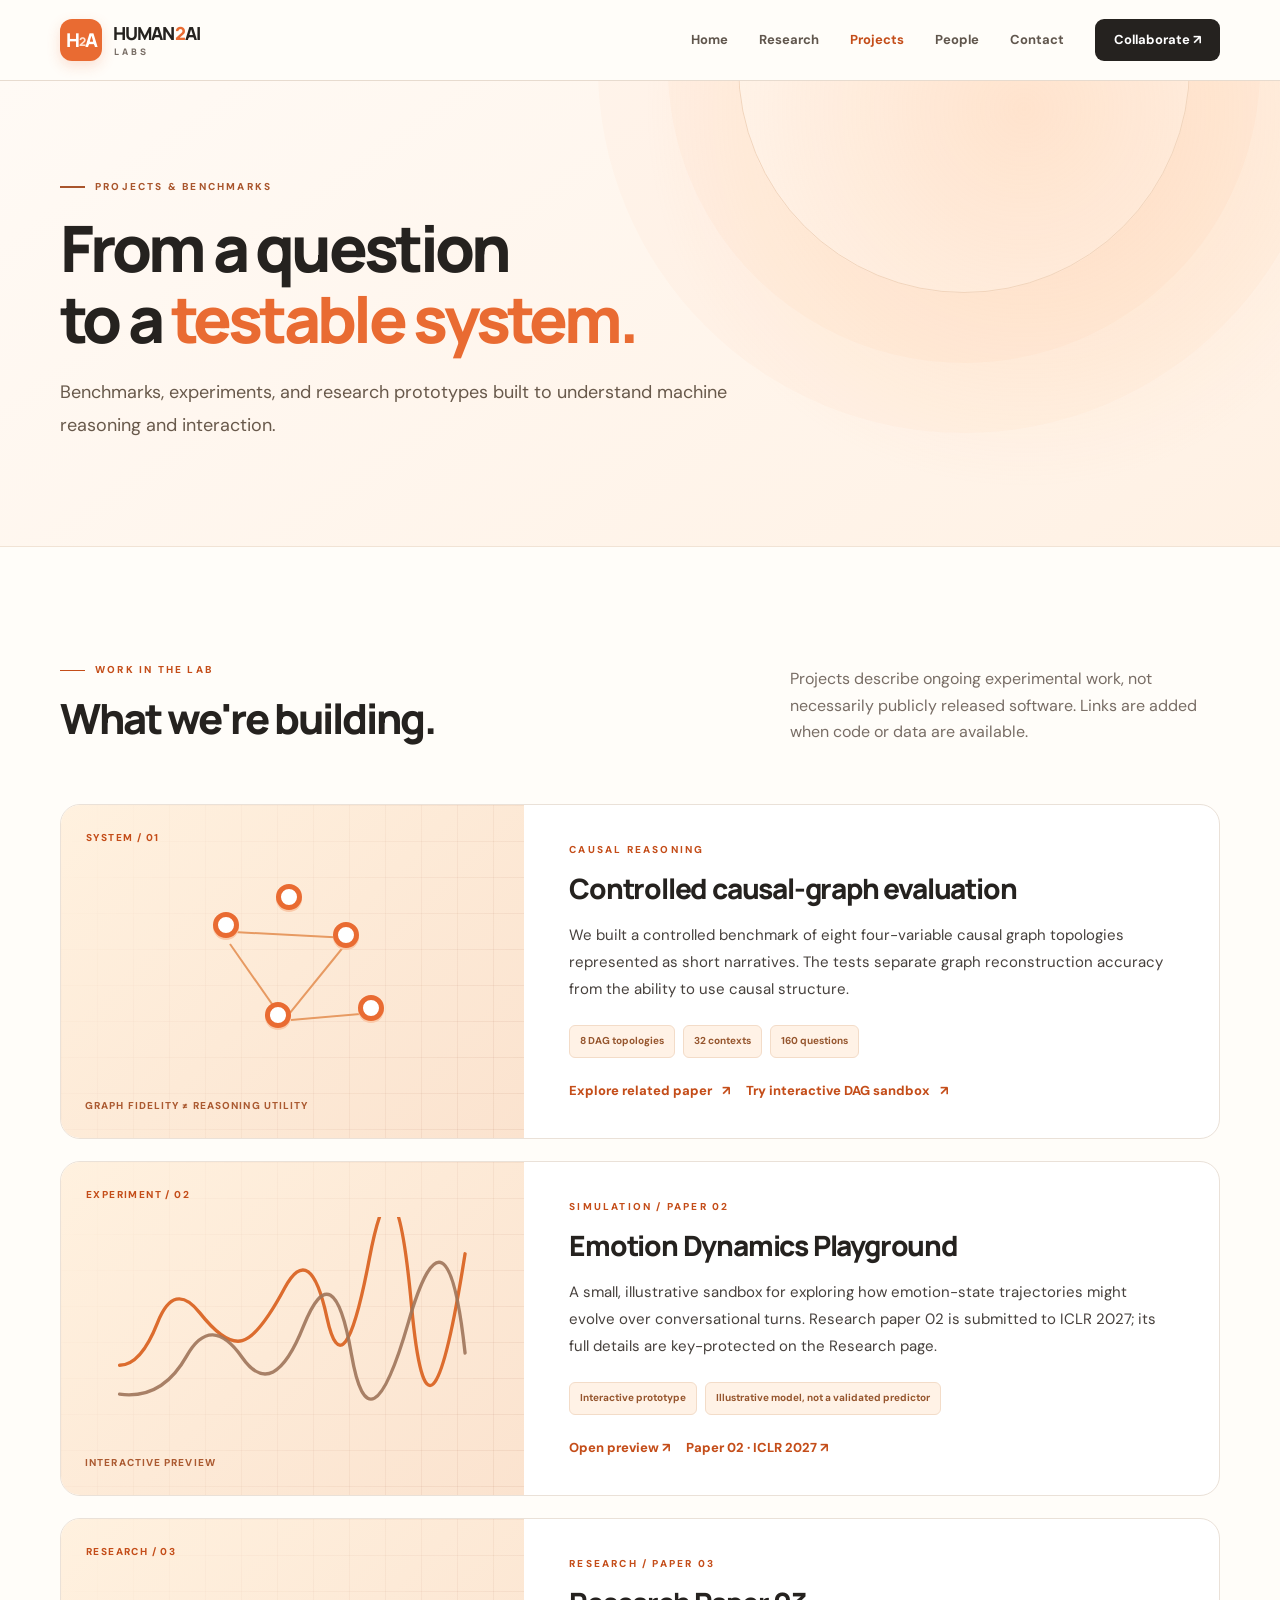
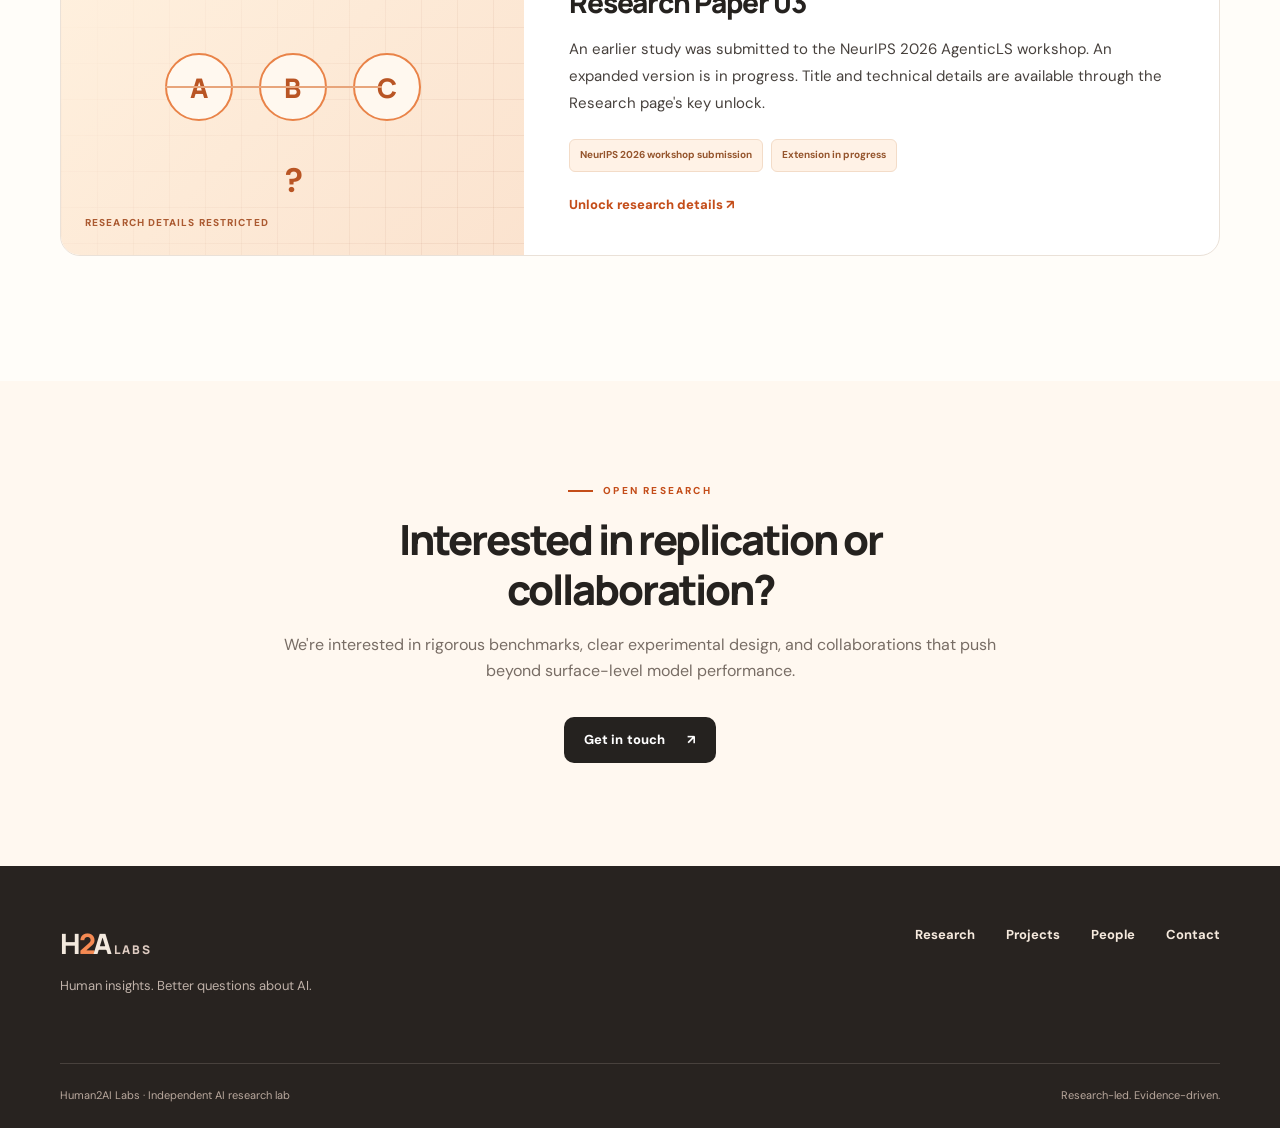
<file: projects.html>
<!doctype html>
<html lang="en">
<head>
  <meta charset="utf-8"><meta name="viewport" content="width=device-width, initial-scale=1">
  <title>Projects | Human2AI Labs</title>
  <meta name="description" content="Controlled benchmarks and models for causal reasoning, conversational affect, and agentic hypothesis formation.">
  <meta name="theme-color" content="#fffaf4">
  <meta property="og:title" content="Projects | Human2AI Labs"><meta property="og:description" content="Controlled benchmarks and models for causal reasoning, conversational affect, and agentic hypothesis formation."><meta property="og:type" content="website">
  <link rel="icon" href="assets/favicon.svg" type="image/svg+xml">
  <link rel="preconnect" href="https://fonts.googleapis.com">
  <link rel="preconnect" href="https://fonts.gstatic.com" crossorigin>
  <link href="https://fonts.googleapis.com/css2?family=DM+Sans:wght@400;500;600;700;800&family=Manrope:wght@400;500;600;700;800&display=swap" rel="stylesheet">
  <link rel="stylesheet" href="assets/styles.css">
</head>
<body class="page-projects">
<a class="skip-link" href="#main">Skip to content</a>
<header class="site-header">
 <div class="container header-inner">
  <a class="brand" href="index.html" aria-label="Human2AI Labs homepage"><span class="brand-mark"><span class="brand-h">H</span><span class="brand-split">2</span><span class="brand-a">A</span></span><span class="brand-word">HUMAN<span class="brand-two">2</span>AI<span class="brand-sub">LABS</span></span></a>
  <button class="nav-toggle" type="button" aria-label="Open navigation" aria-controls="main-nav" aria-expanded="false"><span></span><span></span><span></span></button>
  <nav id="main-nav" class="main-nav" aria-label="Main navigation">
    <a href="index.html" >Home</a><a href="research.html" >Research</a><a href="projects.html" aria-current="page">Projects</a><a href="people.html" >People</a><a href="contact.html" >Contact</a>
    <a href="contact.html" class="nav-cta">Collaborate <span aria-hidden="true">↗</span></a>
  </nav>
 </div>
</header>
<main id="main">
<section class="page-hero teal-hero"><div class="container"><div class="eyebrow light"><span class="eyebrow-line"></span> PROJECTS & BENCHMARKS</div><h1>From a question<br>to a <em>testable system.</em></h1><p>Benchmarks, experiments, and research prototypes built to understand machine reasoning and interaction.</p></div></section>
<section class="section"><div class="container"><div class="section-head split"><div><div class="eyebrow"><span class="eyebrow-line"></span> WORK IN THE LAB</div><h2>What we're building.</h2></div><p>Projects describe ongoing experimental work, not necessarily publicly released software. Links are added when code or data are available.</p></div>
 <div class="projects-list">
  <article class="project-card"><div class="project-visual visual-causal"><span class="project-small">SYSTEM / 01</span><div class="mini-graph"><i></i><i></i><i></i><i></i><i></i><b class="line l1"></b><b class="line l2"></b><b class="line l3"></b><b class="line l4"></b></div><span class="project-visual-note">GRAPH FIDELITY ≠ REASONING UTILITY</span></div><div class="project-body"><div class="eyebrow">CAUSAL REASONING</div><h3>Controlled causal-graph evaluation</h3><p>We built a controlled benchmark of eight four-variable causal graph topologies represented as short narratives. The tests separate graph reconstruction accuracy from the ability to use causal structure.</p><div class="project-chips"><span>8 DAG topologies</span><span>32 contexts</span><span>160 questions</span></div><div class="project-actions"><a class="text-link" href="research.html#causal">Explore related paper <span>↗</span></a><a class="text-link" href="dag-sandbox.html">Try interactive DAG sandbox <span>↗</span></a></div></div></article>
  <article class="project-card"><div class="project-visual visual-affect"><span class="project-small">EXPERIMENT / 02</span><svg viewBox="0 0 320 200" aria-hidden="true"><g fill="none" stroke-width="3" stroke-linecap="round"><path stroke="#68ded1" d="M5 133 Q24 133 39 95 T77 86 T115 111 T153 64 T191 90 T229 38 T267 80 T315 33"/><path stroke="#e9b184" d="M5 159 Q43 164 65 125 T115 126 T170 98 T213 123 T264 95 T315 122" stroke-opacity=".9"/></g></svg><span class="project-visual-note">INTERACTIVE PREVIEW</span></div><div class="project-body"><div class="eyebrow">SIMULATION / PAPER 02</div><h3>Emotion Dynamics Playground</h3><p>A small, illustrative sandbox for exploring how emotion-state trajectories might evolve over conversational turns. Research paper 02 is submitted to ICLR 2027; its full details are key-protected on the Research page.</p><div class="project-chips"><span>Interactive prototype</span><span>Illustrative model, not a validated predictor</span></div><div class="project-actions"><a class="text-link" href="affect-sandbox.html">Open preview ↗</a><a class="text-link" href="research.html#affect">Paper 02 · ICLR 2027 ↗</a></div></div></article>
  <article class="project-card"><div class="project-visual visual-agents"><span class="project-small">RESEARCH / 03</span><div class="agent-grid"><span>A</span><span>B</span><span>C</span><div class="agent-line"></div><strong>?</strong></div><span class="project-visual-note">RESEARCH DETAILS RESTRICTED</span></div><div class="project-body"><div class="eyebrow">RESEARCH / PAPER 03</div><h3>Research Paper 03</h3><p>An earlier study was submitted to the NeurIPS 2026 AgenticLS workshop. An expanded version is in progress. Title and technical details are available through the Research page's key unlock.</p><div class="project-chips"><span>NeurIPS 2026 workshop submission</span><span>Extension in progress</span></div><a class="text-link" href="research.html#agents">Unlock research details ↗</a></div></article>
 </div></div></section>
<section class="section tinted"><div class="container narrow-callout"><span class="eyebrow"><span class="eyebrow-line"></span> OPEN RESEARCH</span><h2>Interested in replication or collaboration?</h2><p>We're interested in rigorous benchmarks, clear experimental design, and collaborations that push beyond surface-level model performance.</p><a class="button button-dark" href="contact.html">Get in touch <span>↗</span></a></div></section>
</main>
<footer class="site-footer">
 <div class="container footer-top"><div><a class="footer-logo" href="index.html">H<span>2</span>A<span class="footer-lab"> LABS</span></a><p>Human insights. Better questions about AI.</p></div><div class="footer-links"><a href="research.html">Research</a><a href="projects.html">Projects</a><a href="people.html">People</a><a href="contact.html">Contact</a></div></div>
 <div class="container footer-bottom"><span>Human2AI Labs · Independent AI research lab</span><span>Research-led. Evidence-driven.</span></div>
</footer>
<script src="assets/site.js" defer></script>
</body>
</html>
</file>
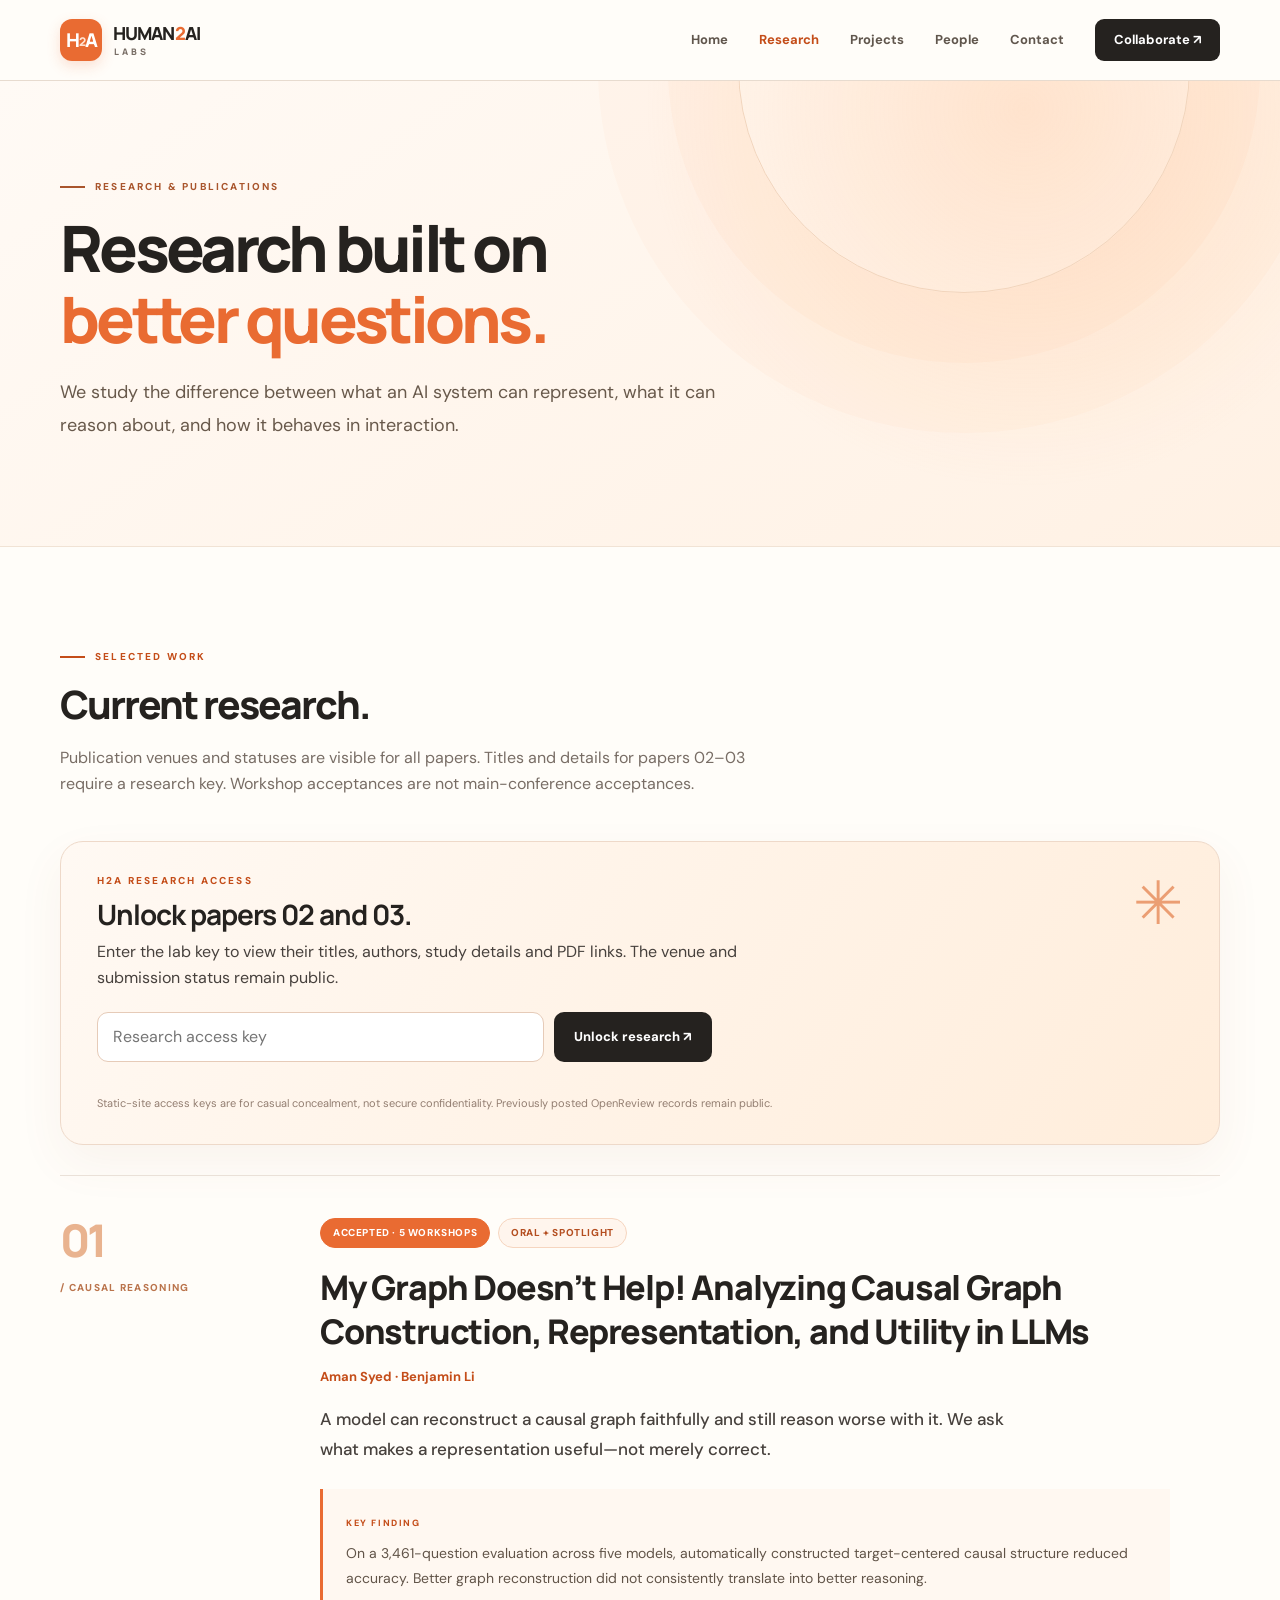
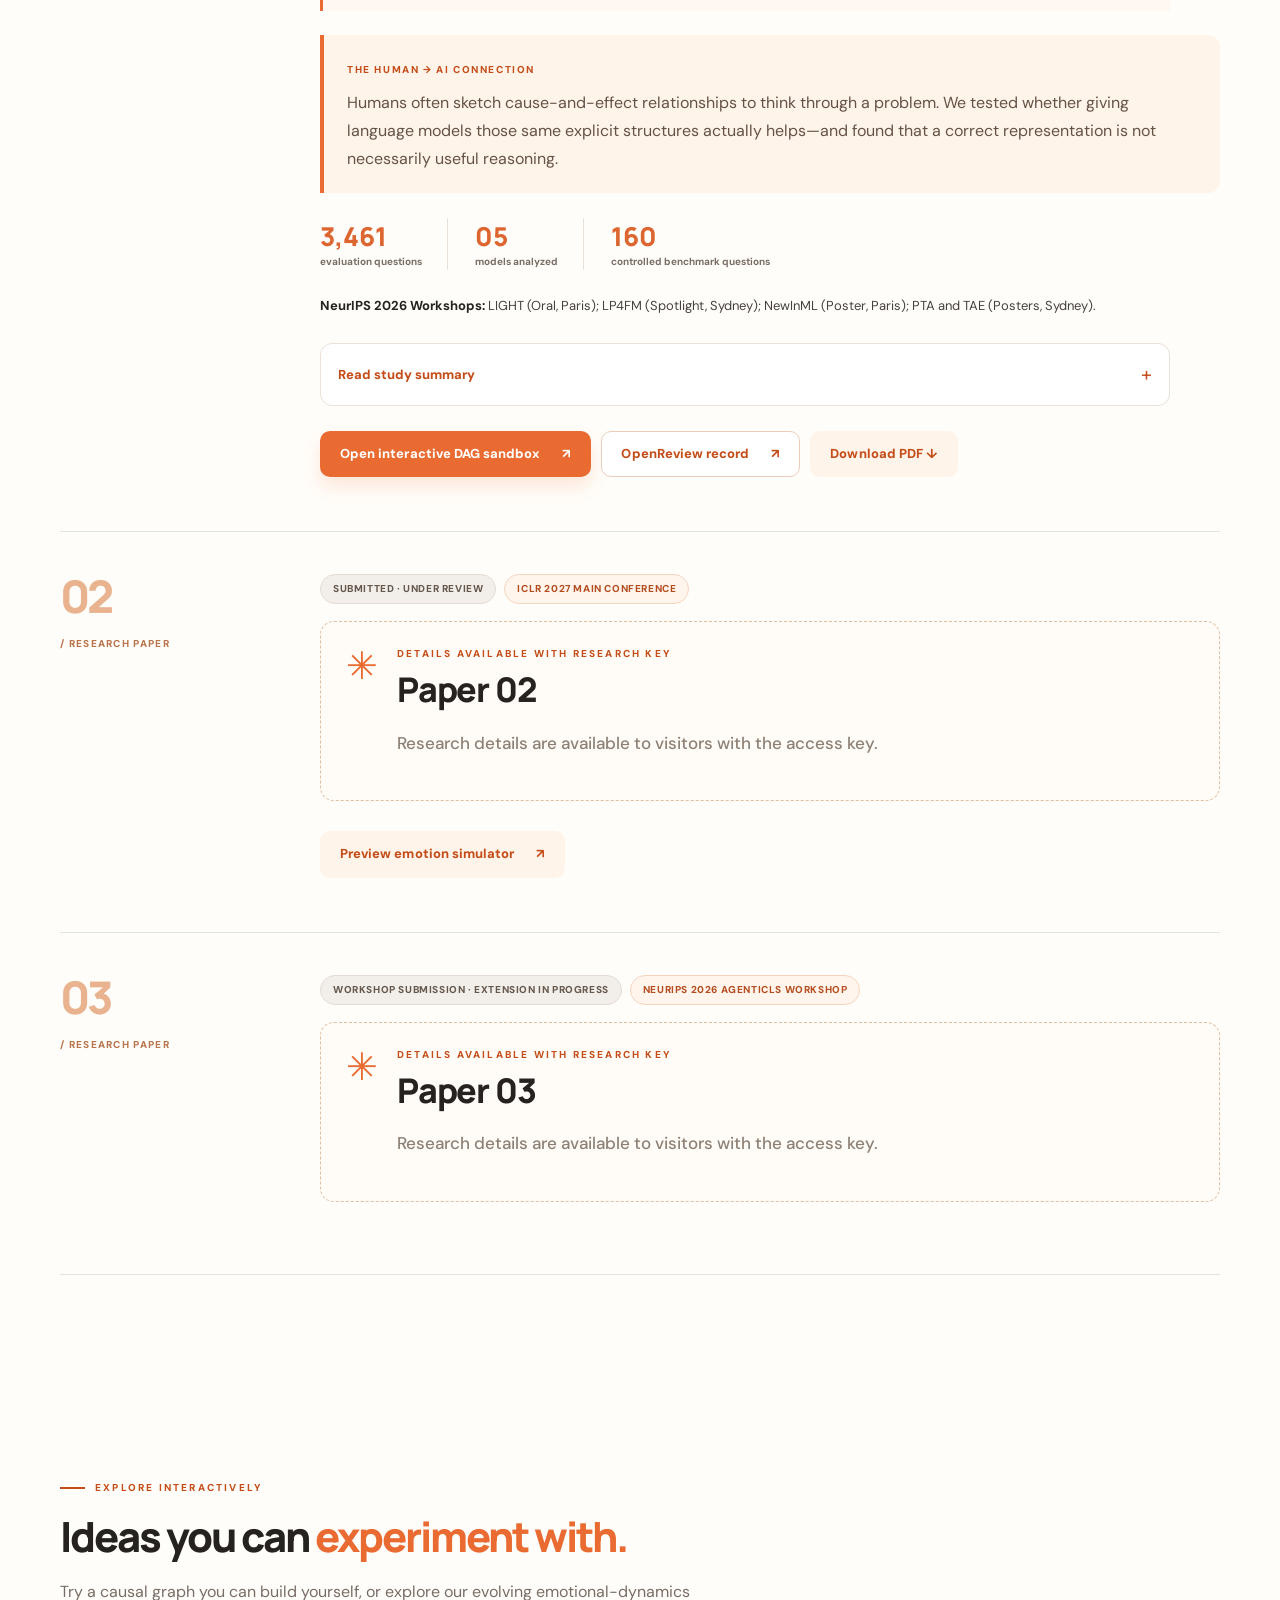
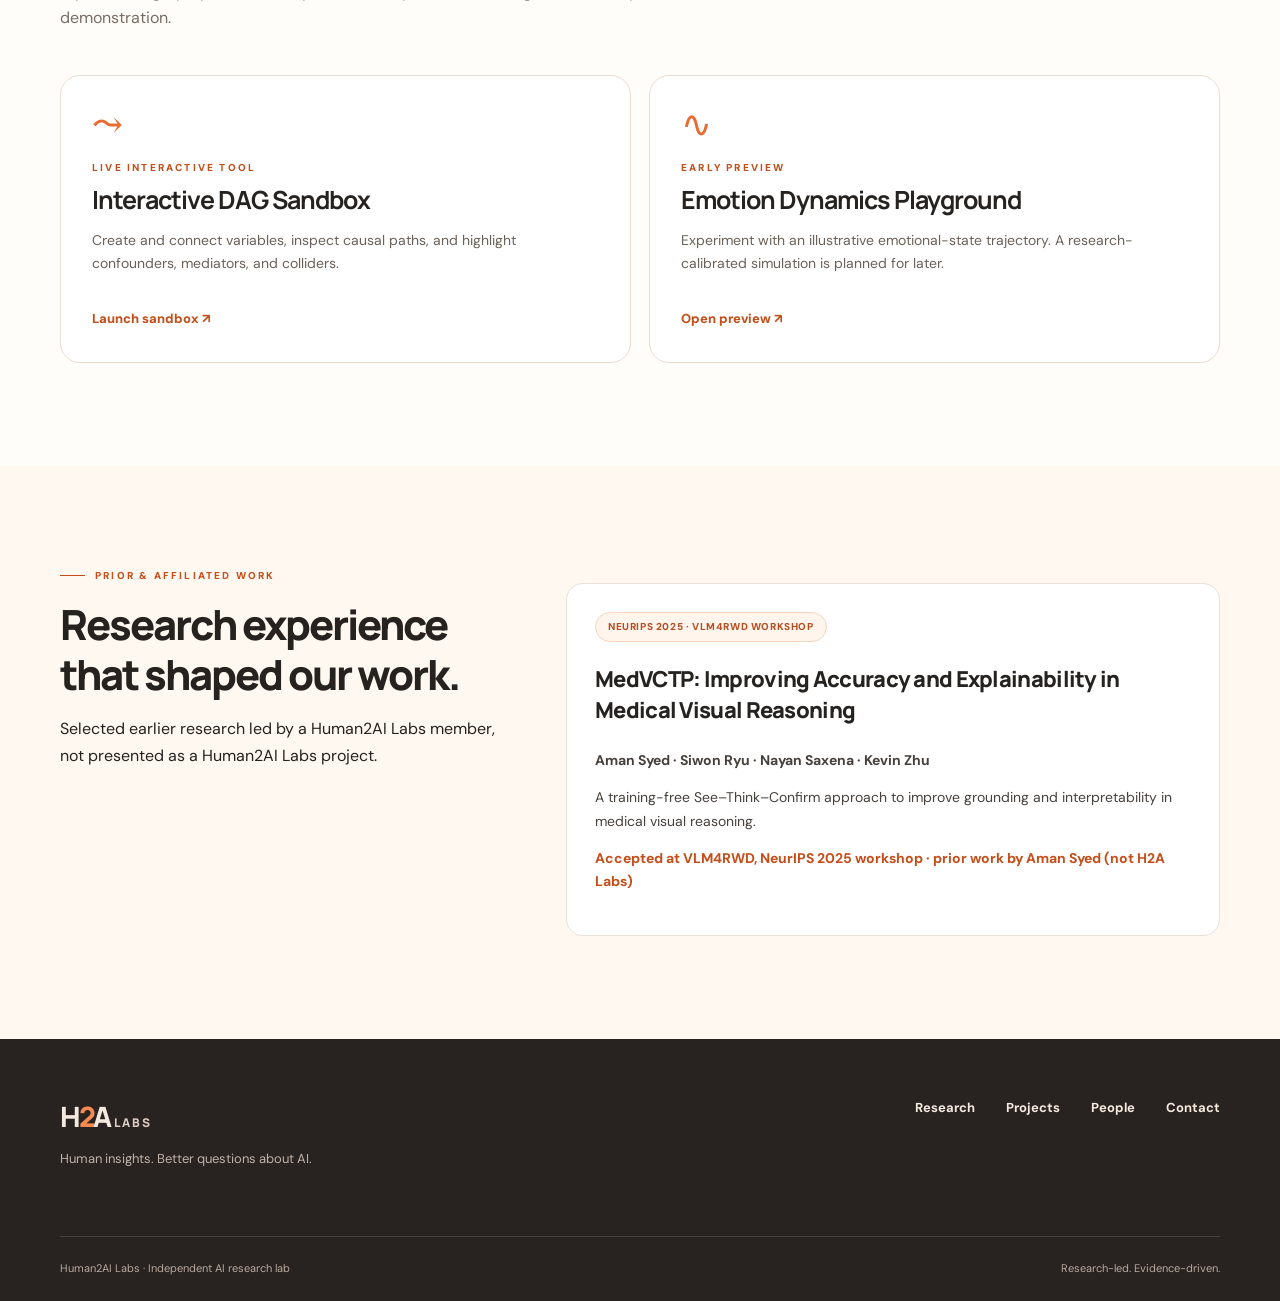
<file: research.html>
<!doctype html>
<html lang="en">
<head>
  <meta charset="utf-8"><meta name="viewport" content="width=device-width, initial-scale=1">
  <title>Research | Human2AI Labs</title>
  <meta name="description" content="Papers and research directions from Human2AI Labs: causal graphs, affective dynamics, and premature closure in AI agents.">
  <meta name="theme-color" content="#fffaf4">
  <meta property="og:title" content="Research | Human2AI Labs"><meta property="og:description" content="Papers and research directions from Human2AI Labs: causal graphs, affective dynamics, and premature closure in AI agents."><meta property="og:type" content="website">
  <link rel="icon" href="assets/favicon.svg" type="image/svg+xml">
  <link rel="preconnect" href="https://fonts.googleapis.com">
  <link rel="preconnect" href="https://fonts.gstatic.com" crossorigin>
  <link href="https://fonts.googleapis.com/css2?family=DM+Sans:wght@400;500;600;700;800&family=Manrope:wght@400;500;600;700;800&display=swap" rel="stylesheet">
  <link rel="stylesheet" href="assets/styles.css">
</head>
<body class="page-research">
<a class="skip-link" href="#main">Skip to content</a>
<header class="site-header">
 <div class="container header-inner">
  <a class="brand" href="index.html" aria-label="Human2AI Labs homepage"><span class="brand-mark"><span class="brand-h">H</span><span class="brand-split">2</span><span class="brand-a">A</span></span><span class="brand-word">HUMAN<span class="brand-two">2</span>AI<span class="brand-sub">LABS</span></span></a>
  <button class="nav-toggle" type="button" aria-label="Open navigation" aria-controls="main-nav" aria-expanded="false"><span></span><span></span><span></span></button>
  <nav id="main-nav" class="main-nav" aria-label="Main navigation">
    <a href="index.html" >Home</a><a href="research.html" aria-current="page">Research</a><a href="projects.html" >Projects</a><a href="people.html" >People</a><a href="contact.html" >Contact</a>
    <a href="contact.html" class="nav-cta">Collaborate <span aria-hidden="true">↗</span></a>
  </nav>
 </div>
</header>
<main id="main">
<section class="page-hero dark-hero"><div class="container"><div class="eyebrow light"><span class="eyebrow-line"></span> RESEARCH & PUBLICATIONS</div><h1>Research built on<br><em>better questions.</em></h1><p>We study the difference between what an AI system can represent, what it can reason about, and how it behaves in interaction.</p></div></section>
<section class="section"><div class="container">
 <div class="section-head small-head"><div class="eyebrow"><span class="eyebrow-line"></span> SELECTED WORK</div><h2>Current research.</h2><p>Publication venues and statuses are visible for all papers. Titles and details for papers 02–03 require a research key. Workshop acceptances are not main-conference acceptances.</p></div>
 <div class="research-key-panel" id="research-key-panel">
 <div class="key-panel-header"><div><span class="eyebrow">H2A RESEARCH ACCESS</span><h3>Unlock papers 02 and 03.</h3><p>Enter the lab key to view their titles, authors, study details and PDF links. The venue and submission status remain public.</p></div><span class="key-icon" aria-hidden="true">✳</span></div>
 <form id="paper-unlock-form" class="key-form"><label class="sr-only" for="paper-key">Research key</label><input id="paper-key" type="password" placeholder="Research access key" required autocomplete="off" spellcheck="false"><button class="button button-dark" type="submit">Unlock research ↗</button></form>
 <p id="key-feedback" class="key-feedback" role="status" aria-live="polite"></p>
 <p class="key-disclaimer">Static-site access keys are for casual concealment, not secure confidentiality. Previously posted OpenReview records remain public.</p>
 </div>
 <article class="research-item" id="causal"><div class="research-number">01<span> / CAUSAL REASONING</span></div><div class="research-content"><div class="tag-row"><span class="pill pill-solid">ACCEPTED · 5 WORKSHOPS</span><span class="pill">ORAL + SPOTLIGHT</span></div><h3>My Graph Doesn’t Help! Analyzing Causal Graph Construction, Representation, and Utility in LLMs</h3><p class="author-line">Aman Syed · Benjamin Li</p><p class="research-lede">A model can reconstruct a causal graph faithfully and still reason worse with it. We ask what makes a representation useful—not merely correct.</p><div class="research-insight"><span>KEY FINDING</span><p>On a 3,461-question evaluation across five models, automatically constructed target-centered causal structure reduced accuracy. Better graph reconstruction did not consistently translate into better reasoning.</p></div><div class="h2a-relevance"><span>THE HUMAN → AI CONNECTION</span><p>Humans often sketch cause-and-effect relationships to think through a problem. We tested whether giving language models those same explicit structures actually helps—and found that a correct representation is not necessarily useful reasoning.</p></div><div class="facts"><div><strong>3,461</strong><span>evaluation questions</span></div><div><strong>05</strong><span>models analyzed</span></div><div><strong>160</strong><span>controlled benchmark questions</span></div></div><p class="venue-line"><strong>NeurIPS 2026 Workshops:</strong> LIGHT (Oral, Paris); LP4FM (Spotlight, Sydney); NewInML (Poster, Paris); PTA and TAE (Posters, Sydney).</p><details class="abstract-details"><summary>Read study summary <span>+</span></summary><p>Causal reasoning from narrative text requires large language models (LLMs) to recover causal structure and use it effectively. Explicit causal directed acyclic graphs (DAGs) provide a natural representation of such structure, yet a faithful graph may not yield better downstream reasoning. On the hard section of CausalProbe-2024, augmenting 3,461 questions with automatically constructed target-centered causal structure reduces accuracy across all five models. We also evaluate eight four-variable DAG topologies across 32 contexts and 160 questions, comparing direct reasoning, ground-truth graphs, edge-wise construction, and holistic generation. Our results separate graph reconstruction fidelity from downstream utility: higher reconstruction fidelity is not consistently accompanied by better reasoning, and causal-role annotations can change graph usefulness even when the underlying structure stays the same.</p></details><div class="paper-actions"><a href="dag-sandbox.html" class="button button-primary">Open interactive DAG sandbox <span>↗</span></a><a href="https://openreview.net/forum?id=rM2qEFqoWK" class="button button-outline" target="_blank" rel="noopener noreferrer">OpenReview record <span>↗</span></a><a href="https://openreview.net/pdf?id=rM2qEFqoWK" class="button button-soft" target="_blank" rel="noopener noreferrer">Download PDF ↓</a></div></div></article>
 
 <article class="research-item gated-paper" id="affect"><div class="research-number">02<span> / RESEARCH PAPER</span></div>
 <div class="research-content"><div class="tag-row"><span class="pill pill-muted">SUBMITTED · UNDER REVIEW</span><span class="pill">ICLR 2027 MAIN CONFERENCE</span></div>
 <div class="locked-overview"><div class="locked-icon" aria-hidden="true">✳</div><div><div class="eyebrow">DETAILS AVAILABLE WITH RESEARCH KEY</div><h3>Paper 02</h3><p class="research-lede">Research details are available to visitors with the access key.</p></div></div>
 <div class="paper-unlocked" id="unlocked-affect" hidden></div>
 <a class="button button-soft" href="affect-sandbox.html">Preview emotion simulator <span>↗</span></a>
 </div></article>
 
 <article class="research-item gated-paper" id="agents"><div class="research-number">03<span> / RESEARCH PAPER</span></div>
 <div class="research-content"><div class="tag-row"><span class="pill pill-muted">WORKSHOP SUBMISSION · EXTENSION IN PROGRESS</span><span class="pill">NEURIPS 2026 AGENTICLS WORKSHOP</span></div>
 <div class="locked-overview"><div class="locked-icon" aria-hidden="true">✳</div><div><div class="eyebrow">DETAILS AVAILABLE WITH RESEARCH KEY</div><h3>Paper 03</h3><p class="research-lede">Research details are available to visitors with the access key.</p></div></div>
 <div class="paper-unlocked" id="unlocked-agents" hidden></div>
 
 </div></article>
 </div></section>
<section class="section sandbox-launch"><div class="container"><div class="section-head"><div class="eyebrow"><span class="eyebrow-line"></span> EXPLORE INTERACTIVELY</div><h2>Ideas you can <em>experiment with.</em></h2><p>Try a causal graph you can build yourself, or explore our evolving emotional-dynamics demonstration.</p></div><div class="lab-experience-grid"><a class="experience-card" href="dag-sandbox.html"><span class="experience-glyph">⤳</span><span class="eyebrow">LIVE INTERACTIVE TOOL</span><h3>Interactive DAG Sandbox</h3><p>Create and connect variables, inspect causal paths, and highlight confounders, mediators, and colliders.</p><span class="text-link">Launch sandbox ↗</span></a><a class="experience-card" href="affect-sandbox.html"><span class="experience-glyph">∿</span><span class="eyebrow">EARLY PREVIEW</span><h3>Emotion Dynamics Playground</h3><p>Experiment with an illustrative emotional-state trajectory. A research-calibrated simulation is planned for later.</p><span class="text-link">Open preview ↗</span></a></div></div></section>
<section class="section tinted"><div class="container prior"><div class="eyebrow"><span class="eyebrow-line"></span> PRIOR & AFFILIATED WORK</div><div class="prior-grid"><div><h2>Research experience<br>that shaped our work.</h2><p>Selected earlier research led by a Human2AI Labs member, not presented as a Human2AI Labs project.</p></div><div class="prior-card"><span class="pill">NEURIPS 2025 · VLM4RWD WORKSHOP</span><h3>MedVCTP: Improving Accuracy and Explainability in Medical Visual Reasoning</h3><p class="author-line">Aman Syed · Siwon Ryu · Nayan Saxena · Kevin Zhu</p><p>A training-free See–Think–Confirm approach to improve grounding and interpretability in medical visual reasoning.</p><p class="status-note">Accepted at VLM4RWD, NeurIPS 2025 workshop · prior work by Aman Syed (not H2A Labs)</p></div></div></div></section>
</main>
<footer class="site-footer">
 <div class="container footer-top"><div><a class="footer-logo" href="index.html">H<span>2</span>A<span class="footer-lab"> LABS</span></a><p>Human insights. Better questions about AI.</p></div><div class="footer-links"><a href="research.html">Research</a><a href="projects.html">Projects</a><a href="people.html">People</a><a href="contact.html">Contact</a></div></div>
 <div class="container footer-bottom"><span>Human2AI Labs · Independent AI research lab</span><span>Research-led. Evidence-driven.</span></div>
</footer>
<script src="assets/site.js" defer></script>
<script src="assets/papers-lock.js" defer></script>
</body>
</html>
</file>
<file: assets/styles.css>
:root{
  --bg:#fffdf9; --paper:#fff; --warm:#fff4e9; --warm2:#fff8f0; --cream:#f9f0e5;
  --ink:#25221f; --text:#47413d; --muted:#786d65; --faint:#988b81;
  --orange:#e96b32; --orange-deep:#c44d19; --orange-pale:#ffddc4;
  --line:#eae1d8; --shadow:0 26px 70px rgba(76,43,20,.08);
  --wide:1160px; --radius:16px; --radius-large:23px;
}
*{box-sizing:border-box}
html{scroll-behavior:smooth;scroll-padding-top:115px}
body{margin:0;background:var(--bg);color:var(--ink);font-family:'DM Sans',Inter,Arial,sans-serif;font-size:16px;line-height:1.65;-webkit-font-smoothing:antialiased}
::selection{background:#ffd9bd;color:#40220f}
a{color:inherit;text-decoration:none}a:focus-visible,button:focus-visible,summary:focus-visible{outline:3px solid #f5aa7b;outline-offset:4px}button{font:inherit;cursor:pointer}
.container{width:min(calc(100% - 60px),var(--wide));margin-inline:auto}
.skip-link{position:absolute;left:18px;top:-120px;background:var(--ink);color:white;padding:12px;z-index:100}
.skip-link:focus{top:10px}
.site-header{position:sticky;top:0;z-index:20;background:rgba(255,253,249,.92);backdrop-filter:blur(18px);border-bottom:1px solid rgba(227,214,200,.84)}
.header-inner{min-height:80px;display:flex;align-items:center;justify-content:space-between;gap:20px}
.brand{display:inline-flex;align-items:center;gap:11px;font-weight:800;line-height:1;white-space:nowrap}
.brand-mark{width:42px;height:42px;display:flex;align-items:center;justify-content:center;background:var(--orange);border-radius:12px;color:white;letter-spacing:-2.2px;font-family:Manrope,sans-serif;font-size:19px;box-shadow:0 5px 14px rgba(233,107,50,.2)}
.brand-split{font-size:12px;margin:0 1px;color:#ffe3d2;transform:translateY(2px)}
.brand-word{display:inline-flex;align-items:baseline;font-family:Manrope,sans-serif;font-size:18px;letter-spacing:-.9px;color:var(--ink);position:relative;padding-bottom:14px}
.brand-two{color:var(--orange)}.brand-sub{font-size:9px;letter-spacing:3px;color:var(--muted);position:absolute;bottom:0;left:1px}
.main-nav{display:flex;align-items:center;gap:31px}.main-nav>a{font-size:13px;font-weight:700;color:#60564d;transition:color .18s}.main-nav>a:hover,.main-nav>a[aria-current=page]{color:var(--orange-deep)}
.main-nav .nav-cta{color:white;background:var(--ink);padding:10px 19px;border-radius:9px}.main-nav .nav-cta:hover{color:white;background:var(--orange)}
.nav-toggle{display:none;background:transparent;border:0;padding:9px;align-items:center;justify-content:center;flex-direction:column;gap:5px}.nav-toggle span{height:2px;width:22px;background:var(--ink);border-radius:5px}
.eyebrow{color:var(--orange-deep);font-size:10px;font-weight:800;line-height:1.4;letter-spacing:2.2px;display:flex;align-items:center;gap:10px;text-transform:uppercase}.eyebrow.light{color:#a9552c}.eyebrow-line{width:25px;height:1.5px;background:currentColor;display:inline-block;flex:none}
.hero-section{min-height:665px;overflow:hidden;position:relative;background:radial-gradient(ellipse at 87% 33%,#fff1e2 0,rgba(255,241,226,0) 44%),linear-gradient(180deg,#fffdfa 0%,#fff9f3 100%)}
.hero-section:after{content:'';position:absolute;right:-120px;bottom:-180px;width:530px;height:530px;border:1px solid rgba(238,138,78,.09);border-radius:50%;box-shadow:0 0 0 90px rgba(239,156,101,.03),0 0 0 180px rgba(239,156,101,.025);pointer-events:none}
.hero-grid{display:grid;grid-template-columns:minmax(0,1.05fr) minmax(0,.95fr);align-items:center;min-height:660px;gap:44px;position:relative;z-index:1}
.hero-copy{padding:62px 0}.hero-copy h1,.page-hero h1{font-family:Manrope,sans-serif;letter-spacing:-3.7px;line-height:1.105;font-size:clamp(45px,5.05vw,73px);font-weight:800;margin:25px 0 24px}
h1 em,h2 em{font-style:normal;color:var(--orange);position:relative}
.hero-lede{max-width:530px;font-size:18px;line-height:1.85;color:#665b52;margin:0}
.hero-buttons{display:flex;align-items:center;gap:15px;flex-wrap:wrap;margin-top:35px}
.button{display:inline-flex;align-items:center;justify-content:center;gap:22px;font-size:13px;font-weight:800;letter-spacing:.05px;padding:14px 19px;border-radius:10px;transition:background .2s,transform .2s,color .2s;border:1px solid transparent;line-height:1.25;white-space:nowrap}
.button:hover{transform:translateY(-2px)}.button-primary{background:var(--orange);color:white;box-shadow:0 10px 18px rgba(233,107,50,.15)}.button-primary:hover{background:var(--orange-deep)}
.button-ghost{background:transparent;border:1px solid var(--line);color:var(--ink)}.button-ghost:hover{background:var(--paper)}
.button-outline{border:1px solid #eccdb9;color:var(--orange-deep);background:white}.button-outline:hover,.button-soft:hover{background:var(--orange);color:white}.button-soft{background:var(--warm);color:var(--orange-deep)}
.button-dark{background:var(--ink);color:white}.button-dark:hover{background:var(--orange)}.button-white{background:#fff;color:var(--orange-deep)}.button-white:hover{background:#fff1e6}
.hero-rail{display:flex;gap:13px;align-items:center;color:#a69383;font-size:10px;font-weight:800;letter-spacing:1.6px;margin-top:74px;flex-wrap:wrap}.rail-line{display:inline-block;width:24px;height:1px;background:var(--orange)}
.hero-art{position:relative;border:1px solid #f0d5bf;background:linear-gradient(145deg,rgba(255,253,247,.96),rgba(255,233,212,.88));border-radius:25px;box-shadow:0 36px 80px rgba(177,95,50,.14);overflow:hidden;min-height:474px;display:flex;flex-direction:column}
.hero-art:before{content:'';position:absolute;inset:0;background-image:radial-gradient(#df8f5e 0.65px,transparent 0.65px);background-size:17px 17px;opacity:.16;pointer-events:none}
.visual-top,.visual-bottom{position:relative;z-index:1;display:flex;align-items:center;justify-content:space-between;gap:6px;font:700 9px/1.5 'DM Sans',sans-serif;letter-spacing:1.6px;color:#a76c48;padding:24px 26px}.visual-top{border-bottom:1px solid #f2dbc6}.visual-dot{width:7px;height:7px;background:var(--orange);border-radius:50%;box-shadow:0 0 0 5px rgba(233,107,50,.13)}.visual-index{color:#ad8b72}.network{width:100%;max-height:368px;flex:1;position:relative;z-index:1}.visual-bottom{border-top:1px solid #f2dbc6}.visual-arrow{color:var(--orange);font-size:18px}
.overview-band{border-top:1px solid var(--line);border-bottom:1px solid var(--line);background:#fff}.metrics-grid{display:grid;grid-template-columns:repeat(3,1fr) 1.35fr}.metric{display:flex;align-items:center;gap:16px;padding:31px 24px;border-left:1px solid var(--line)}.metric:first-child{padding-left:0;border-left:0}.metric strong{font-family:Manrope,sans-serif;color:var(--orange);font-size:39px;line-height:1;font-weight:800;letter-spacing:-2px}.metric>span{font-size:12px;line-height:1.6;color:#73665c;font-weight:600}.metric-caption{display:block;padding-right:0}.metric-caption .eyebrow{font-size:9px;margin-bottom:7px}.metric-caption p{font-size:13px;line-height:1.6;margin:0;font-weight:600;color:var(--text)}
.section{padding:103px 0}.section.tinted,.tinted{background:var(--warm2)}.section-head{margin-bottom:43px}.section-head.split{display:grid;grid-template-columns:1.1fr .8fr;gap:40px;align-items:end}.section-head.split>p{max-width:430px;justify-self:end;color:var(--muted);font-size:16px}.section-head h2,h2{font-family:Manrope,sans-serif;line-height:1.2;font-size:clamp(30px,3.25vw,46px);letter-spacing:-2px;font-weight:800;margin:17px 0}.section-head>p,.section-head>div>p{color:var(--muted);max-width:650px}.three-col{display:grid;grid-template-columns:repeat(3,1fr);gap:18px}.focus-card{border:1px solid var(--line);background:#fff;border-radius:18px;padding:28px;min-height:343px;display:flex;flex-direction:column;transition:transform .25s,border-color .25s,box-shadow .25s}.focus-card:hover{transform:translateY(-6px);border-color:#efbd96;box-shadow:var(--shadow)}.card-index,.project-small{color:var(--orange-deep);font-size:10px;font-weight:800;letter-spacing:1.4px}.focus-glyph{font-family:Manrope,sans-serif;font-size:61px;line-height:1.45;color:#efa273}.focus-card h3{font:800 21px/1.3 Manrope,sans-serif;letter-spacing:-.8px;margin:7px 0}.focus-card p{font-size:14px;color:var(--muted);margin:5px 0 20px;line-height:1.75}.card-link{margin-top:auto;color:var(--orange-deep);display:flex;justify-content:space-between;font-size:12px;font-weight:800}
.featured-grid{display:grid;grid-template-columns:.9fr 1.1fr;gap:75px;align-items:center}.feature-label h2{font-size:clamp(38px,4.2vw,57px);letter-spacing:-2.8px}.feature-label>p{font-size:16px;color:var(--muted);line-height:1.8;max-width:350px}.text-link{display:inline-flex;align-items:center;gap:10px;font-weight:800;color:var(--orange-deep);font-size:13px;margin-top:20px;line-height:1.5}.text-link:hover{color:var(--ink)}.pdf-link{margin-left:16px}.feature-paper{padding:35px 39px;background:#fff;border:1px solid #f2dac9;border-radius:20px;box-shadow:var(--shadow)}.paper-topline{display:flex;justify-content:space-between;align-items:center}.pill{display:inline-flex;align-items:center;background:#fff5ed;color:#b44e20;border:1px solid #f6d5bf;border-radius:50px;letter-spacing:.6px;font-size:10px;font-weight:800;padding:8px 12px;line-height:1.2}.pill-dark,.pill-solid{background:var(--orange);border-color:var(--orange);color:white}.pill-muted{background:#f2eee9;color:#65584d;border-color:#e4dcd4}.paper-star{color:#e7884d;font-size:29px}.feature-paper h3{font:800 34px/1.23 Manrope,sans-serif;letter-spacing:-1.4px;margin:28px 0 3px}.paper-subtitle{color:#9b8574;font-size:15px;margin:3px 0}.feature-rule{height:1px;background:var(--line);margin:30px 0 24px}.feature-paper>p:not(.paper-subtitle){color:var(--text);line-height:1.75}.paper-badges{display:flex;gap:8px;flex-wrap:wrap;margin-top:24px}.paper-badges>span{border:1px solid #f0d1bd;background:#fff8f1;padding:8px 10px;font-size:10px;font-weight:700;color:#965332;border-radius:7px}
.statement-grid{display:grid;grid-template-columns:.42fr 1fr;gap:60px}.statement-grid h2{margin-top:0;font-size:43px}.steps{display:grid;grid-template-columns:repeat(4,1fr);gap:18px;margin-top:37px}.steps>div{border-top:2px solid var(--orange-pale);padding-top:20px}.steps>div>span{display:block;font-size:11px;color:var(--orange-deep);font-weight:800;margin-bottom:15px}.steps strong{font:800 16px Manrope,sans-serif}.steps p{font-size:12px;color:var(--muted);line-height:1.7}
.cta-band{padding:67px 0;background:linear-gradient(120deg,#df6127 0%,#ed874c 100%);color:#fff;position:relative;overflow:hidden}.cta-band:after{content:'';width:380px;height:380px;position:absolute;right:9%;top:-210px;border:1px solid rgba(255,255,255,.3);border-radius:50%;box-shadow:0 0 0 60px rgba(255,255,255,.04),0 0 0 120px rgba(255,255,255,.05)}.cta-content{display:flex;justify-content:space-between;align-items:center;position:relative;z-index:1;gap:36px}.cta-content .eyebrow{color:#ffede1}.cta-content h2{font-size:43px;line-height:1.18}.cta-content h2 em{color:#ffebde}
.site-footer{background:#282320;color:#f3e9de;padding:58px 0 24px}.footer-top{display:flex;justify-content:space-between;gap:35px}.footer-logo{font:800 28px Manrope,sans-serif;letter-spacing:-2px}.footer-logo span{color:#f58a53}.footer-logo .footer-lab{font:800 12px Manrope,sans-serif;letter-spacing:2px;color:#decbc1}.footer-top p{color:#bfb1a8;font-size:13px}.footer-links{display:flex;flex-wrap:wrap;align-items:flex-start;gap:31px}.footer-links a{font-size:13px;font-weight:700;color:#f6eade}.footer-links a:hover{color:#ff9c67}.footer-bottom{border-top:1px solid #48413d;display:flex;justify-content:space-between;gap:20px;margin-top:53px;padding-top:22px;font-size:11px;color:#baa99e}
/* Inner page shared components */
.page-hero{padding:99px 0 105px;background:radial-gradient(circle at 80% 6%,rgba(255,189,141,.32),transparent 34%),linear-gradient(145deg,#fffaf5,#fff1e4);border-bottom:1px solid #f1e3d5;position:relative;overflow:hidden}
.page-hero:after{content:'';height:450px;width:450px;border:1px solid #f2d5bc;position:absolute;border-radius:50%;top:-240px;right:7%;box-shadow:0 0 0 70px rgba(237,133,65,.04),0 0 0 140px rgba(237,133,65,.035)}
.page-hero .container{position:relative;z-index:1}.page-hero h1{font-size:clamp(44px,5vw,68px);max-width:850px;margin:19px 0 22px}.page-hero p{font-size:18px;line-height:1.8;color:#68594b;max-width:690px;margin:0}
.small-head h2{font-size:39px}.small-head>p{max-width:740px}
/* Research */
.research-item{display:grid;grid-template-columns:220px 1fr;gap:40px;padding:42px 0 54px;border-top:1px solid var(--line);scroll-margin-top:115px}.research-item:last-of-type{border-bottom:1px solid var(--line)}.research-number{font:800 45px/1 Manrope,sans-serif;color:#e9b38f;letter-spacing:-3px}.research-number span{font:800 10px/1.7 'DM Sans',sans-serif;letter-spacing:1.3px;display:block;color:#ba744c;margin-top:16px}.tag-row{display:flex;flex-wrap:wrap;gap:8px;margin-bottom:17px}.research-content h3{max-width:850px;font:800 clamp(23px,2.7vw,34px)/1.3 Manrope,sans-serif;letter-spacing:-1.2px;margin:5px 0 12px}.author-line{font-size:13px;font-weight:700;color:var(--orange-deep)}.research-lede{font-size:17px;max-width:720px;font-weight:500;line-height:1.76;color:var(--text)}.research-insight{border-left:3px solid var(--orange);background:#fff8f1;padding:19px 23px;margin:24px 0;max-width:850px}.research-insight span{font-size:9px;font-weight:800;letter-spacing:1.6px;color:var(--orange-deep)}.research-insight p{margin:7px 0 0;color:#615448;font-size:14px;line-height:1.8}.facts{display:flex;gap:27px;flex-wrap:wrap;margin:25px 0}.facts>div{border-right:1px solid var(--line);padding-right:25px}.facts>div:last-child{border-right:0}.facts strong{display:block;font:800 26px Manrope,sans-serif;color:#dd6530}.facts span{display:block;font-size:10px;color:var(--muted);font-weight:700}.venue-line{max-width:830px;font-size:13px;color:var(--text);line-height:1.75}.venue-line strong{color:var(--ink)}.paper-actions{display:flex;flex-wrap:wrap;gap:10px;align-items:center}.research-content>.button{margin-top:12px}.abstract-details{margin:25px 0;border:1px solid var(--line);border-radius:12px;background:white;max-width:850px;overflow:hidden}.abstract-details summary{cursor:pointer;list-style:none;padding:14px 17px;display:flex;justify-content:space-between;align-items:center;font-size:13px;font-weight:800;color:var(--orange-deep)}.abstract-details summary::-webkit-details-marker{display:none}.abstract-details summary span{font-size:20px;font-weight:400;transition:transform .2s}.abstract-details[open] summary span{transform:rotate(45deg)}.abstract-details p{padding:0 18px 19px;margin:0;font-size:13px;color:var(--text);line-height:1.9}.prior-grid{display:grid;grid-template-columns:.8fr 1.2fr;gap:70px;align-items:start}.prior-card{border:1px solid var(--line);background:white;border-radius:17px;padding:28px}.prior-card h3{font:800 22px/1.45 Manrope,sans-serif;letter-spacing:-.7px}.prior-card>p{font-size:14px;color:var(--text)}.prior-card .status-note{font-weight:700;color:var(--orange-deep)}
/* Projects */
.project-card{display:grid;grid-template-columns:.8fr 1.2fr;gap:0;background:white;border:1px solid var(--line);border-radius:20px;overflow:hidden;margin:22px 0;min-height:325px}.project-visual{position:relative;display:flex;align-items:center;justify-content:center;background:linear-gradient(135deg,#fff1df,#fbe3cf);min-height:320px;overflow:hidden}.project-visual:before{content:'';position:absolute;inset:0;background-image:linear-gradient(to right,#b87f6420 1px,transparent 1px),linear-gradient(to bottom,#b87f6420 1px,transparent 1px);background-size:36px 36px;mask-image:linear-gradient(115deg,transparent,#000)}.project-small{position:absolute;top:25px;left:25px}.project-visual-note{position:absolute;bottom:24px;left:24px;right:15px;color:#ab5a31;font-size:10px;font-weight:800;letter-spacing:1.1px}.project-body{padding:38px 45px;align-self:center}.project-body h3{font:800 28px/1.32 Manrope,sans-serif;letter-spacing:-1.2px;margin:13px 0}.project-body p{font-size:15px;line-height:1.8;color:var(--text);margin-bottom:22px}.project-chips{display:flex;flex-wrap:wrap;gap:8px}.project-chips span{padding:7px 10px;border-radius:6px;background:#fff2e6;border:1px solid #f3dcc8;color:#95552d;font-size:10px;font-weight:700}.project-body .text-link{margin-top:23px}.mini-graph{position:relative;width:220px;height:190px}.mini-graph i{position:absolute;width:26px;height:26px;border:5px solid var(--orange);border-radius:50%;background:white;z-index:2;box-shadow:0 2px 0 #facaaa}.mini-graph i:nth-child(1){top:35px;left:30px}.mini-graph i:nth-child(2){top:45px;left:150px}.mini-graph i:nth-child(3){top:125px;left:82px}.mini-graph i:nth-child(4){top:118px;left:175px}.mini-graph i:nth-child(5){top:7px;left:93px}.mini-graph b.line{position:absolute;border-top:2px solid #e79a62;transform-origin:left}.mini-graph .l1{width:110px;top:54px;left:51px;transform:rotate(3deg)}.mini-graph .l2{width:94px;top:66px;left:47px;transform:rotate(55deg)}.mini-graph .l3{width:114px;top:62px;left:166px;transform:rotate(129deg)}.mini-graph .l4{width:87px;top:142px;left:108px;transform:rotate(-5deg)}.project-visual svg{position:relative;width:77%;height:auto}.project-visual svg path[stroke="#68ded1"]{stroke:#dc6c2e}.project-visual svg path[stroke="#e9b184"]{stroke:#9f755a}.agent-grid{position:relative;display:flex;gap:26px;align-items:center}.agent-grid>span{height:68px;width:68px;border:2px solid #e98348;border-radius:50%;display:grid;place-items:center;background:#fff8ef;font:800 27px Manrope,sans-serif;color:#b95524}.agent-grid>strong{position:absolute;color:#b95524;top:100px;left:47%;font-size:34px}.agent-line{position:absolute;width:85%;height:2px;background:#e8a57b;z-index:0}.narrow-callout{text-align:center;max-width:730px;margin:auto}.narrow-callout .eyebrow{justify-content:center}.narrow-callout p{color:var(--muted)}.narrow-callout .button{margin-top:16px}
/* People */
.people-grid{display:grid;grid-template-columns:repeat(2,1fr);gap:18px}.person-card{border:1px solid var(--line);background:white;border-radius:19px;overflow:hidden;padding:25px;display:grid;grid-template-columns:118px 1fr;gap:26px;align-items:start;min-height:245px;transition:border-color .2s,transform .2s}.person-card:hover{transform:translateY(-3px);border-color:#efba97}.person-initials{height:122px;width:118px;border-radius:12px;background:linear-gradient(145deg,#ffe3cc,#ffcda9);color:#a94519;font:800 43px Manrope,sans-serif;display:flex;align-items:center;justify-content:center;position:relative;overflow:hidden}.person-initials:after{content:'';position:absolute;height:145px;width:145px;border:1px solid rgba(174,74,26,.15);border-radius:50%;right:-70px;top:-58px}.avatar-note{position:absolute;bottom:11px;color:#a55e37;font:800 7px 'DM Sans',sans-serif;letter-spacing:.8px}.person-details .eyebrow{font-size:9px;letter-spacing:1.3px}.person-details h3{font:800 24px Manrope,sans-serif;letter-spacing:-.9px;margin:13px 0 7px}.person-details p{font-size:12px;color:var(--muted);line-height:1.7;margin:10px 0}.person-details .person-affiliation{font-size:11px;color:#a9562f;font-weight:800}.person-affiliation span{color:#958276;font-weight:500}.person-details .text-link{margin-top:8px;font-size:11px}.team-principles{display:grid;grid-template-columns:1fr 1fr;gap:60px;align-items:center}.team-principles>p{font-size:17px;color:var(--muted);line-height:1.85}.people-end{padding:70px 0}.end-row{display:flex;justify-content:space-between;align-items:center;gap:45px}.end-row h2{margin:0}.end-row p{color:var(--muted);margin-bottom:0}
/* Contact */
.contact-grid{display:grid;grid-template-columns:1.15fr .85fr;gap:65px}.contact-copy h2{margin-top:12px}.contact-copy>p{max-width:650px;color:var(--muted)}.contact-topics{margin-top:40px}.contact-topics>div{display:grid;grid-template-columns:48px 1fr;gap:4px 12px;padding:18px 0;border-bottom:1px solid var(--line)}.contact-topics>div>span{font-weight:800;font-size:11px;color:var(--orange-deep);grid-row:span 2}.contact-topics strong{font-size:16px}.contact-topics p{color:var(--muted);font-size:13px;margin:0;line-height:1.7}.contact-panel{background:#302721;color:#fff9f3;border-radius:19px;padding:36px;align-self:start;box-shadow:var(--shadow)}.contact-panel .eyebrow{color:#ffad7e}.contact-panel h3{font:800 31px/1.3 Manrope,sans-serif;letter-spacing:-1px;margin:23px 0 12px}.contact-panel>p{font-size:13px;color:#ded1c7;line-height:1.8}.contact-email-box{margin-top:31px;display:flex;flex-direction:column;gap:6px}.contact-email-box span{color:#eaa57e;font-size:10px;letter-spacing:1.5px;font-weight:800}.contact-email-box strong{font-size:17px;overflow-wrap:anywhere}.contact-panel .text-link{color:#ffad7e}.contact-panel .text-link:hover{color:white}.contact-separator{height:1px;background:#5b4940;margin:25px 0}.contact-panel .config-note{font-size:11px;color:#a99b8e;line-height:1.8;margin-top:26px}
/* Shared details */
[hidden]{display:none!important}img{max-width:100%} .fade-up{animation:fadeIn .65s ease both}@keyframes fadeIn{from{opacity:0;transform:translateY(12px)}to{opacity:1;transform:translateY(0)}}
@media(max-width:1050px){.header-inner{min-height:72px}.main-nav{gap:20px}.hero-grid{gap:25px}.hero-copy h1{font-size:53px}.metrics-grid{grid-template-columns:repeat(3,1fr)}.metric-caption{grid-column:span 3;border-top:1px solid var(--line);padding:15px 0 20px!important}.featured-grid{gap:30px}.person-card{grid-template-columns:100px 1fr;gap:19px;padding:20px}.person-initials{width:100px;height:120px}.research-item{grid-template-columns:155px 1fr;gap:30px}}
@media(max-width:760px){
 .container{width:min(calc(100% - 36px),var(--wide))}.header-inner{min-height:68px}.brand-mark{height:38px;width:38px}.brand-word{font-size:16px}
 .nav-toggle{display:flex}.main-nav{display:none;position:absolute;top:68px;left:0;right:0;background:#fffdf9;border-bottom:1px solid var(--line);box-shadow:0 22px 32px #b3896422;padding:14px 18px 20px;flex-direction:column;align-items:stretch;gap:0}.main-nav.is-open{display:flex}.main-nav>a{padding:13px 9px;font-size:15px}.main-nav>.nav-cta{margin-top:12px;text-align:center}
 .hero-grid{grid-template-columns:1fr;min-height:0;gap:0;padding-top:34px;padding-bottom:52px}.hero-copy{padding:20px 0 33px}.hero-copy h1,.page-hero h1{font-size:clamp(40px,9vw,58px);letter-spacing:-2.7px}.hero-lede{font-size:16px}.hero-rail{margin-top:38px}.hero-art{min-height:360px;max-width:580px}.network{max-height:310px}.visual-top,.visual-bottom{padding:14px 17px;font-size:8px}
 .metrics-grid{grid-template-columns:repeat(3,1fr)}.metric{padding:18px 9px;flex-direction:column;align-items:flex-start;gap:7px}.metric strong{font-size:31px}.metric>span{font-size:10px}.metric-caption{grid-column:span 3}.section{padding:70px 0}.section-head.split,.featured-grid,.statement-grid,.prior-grid,.team-principles,.contact-grid{grid-template-columns:1fr;gap:24px}.section-head h2,.statement-grid h2{font-size:36px}.section-head.split>p{justify-self:start}.three-col{grid-template-columns:1fr;gap:12px}.focus-card{min-height:0;padding:23px}.focus-glyph{font-size:37px}.feature-paper{padding:24px}.feature-paper h3{font-size:29px}.steps{grid-template-columns:repeat(2,1fr)}.cta-content{align-items:flex-start;flex-direction:column}.cta-content h2{font-size:37px}.footer-top,.footer-bottom{flex-direction:column}.footer-links{gap:17px}.footer-bottom{margin-top:27px;gap:4px}
 .page-hero{padding:65px 0}.page-hero p{font-size:16px}.research-item{grid-template-columns:1fr;gap:19px;padding:31px 0}.research-number{font-size:33px}.research-number span{display:inline-block;margin-left:9px}.research-content h3{font-size:25px}.research-lede{font-size:15px}.facts{gap:17px}.facts>div{padding-right:17px}.project-card{grid-template-columns:1fr}.project-visual{min-height:240px}.project-body{padding:30px 25px}.people-grid{grid-template-columns:1fr}.contact-grid{gap:35px}.contact-panel{padding:30px}.end-row{flex-direction:column;align-items:flex-start}.team-principles{gap:8px}
}
@media(max-width:420px){.person-card{grid-template-columns:1fr}.person-initials{height:130px;width:100%}.brand-word{font-size:15px}.hero-art{min-height:315px}.hero-copy h1{font-size:39px}.visual-top{font-size:7px}.visual-index{display:none}.button{white-space:normal}}
@media(prefers-reduced-motion:reduce){*,*:before,*:after{animation-duration:.01ms!important;transition-duration:.01ms!important;scroll-behavior:auto!important}}

/* ===== H2A LABS · ACCESS GATE & EXPERIMENTAL SANDBOXES ===== */
[hidden]{display:none!important}
.sr-only{position:absolute;width:1px;height:1px;padding:0;margin:-1px;overflow:hidden;clip:rect(0,0,0,0);white-space:nowrap;border:0}
.research-key-panel{border:1px solid #eed9c9;background:linear-gradient(125deg,#fff9f3,#ffeddb);border-radius:23px;padding:32px 36px;margin:8px 0 30px;box-shadow:0 18px 48px rgba(156,92,44,.06)}
.key-panel-header{display:flex;justify-content:space-between;align-items:start;gap:20px}.key-panel-header h3{margin:9px 0 7px;font-family:Manrope,sans-serif;font-size:28px;letter-spacing:-1px;line-height:1.25}.key-panel-header p{color:var(--text);max-width:675px;margin:0}.key-icon{font-size:60px;line-height:1;color:#eb9e73}
.key-form{display:flex;align-items:stretch;gap:10px;margin:20px 0 0;max-width:615px}.key-form input{border-radius:11px;border:1px solid #e6cbb8;background:white;min-width:0;flex:1;padding:11px 15px;font:inherit;color:var(--ink)}.key-form .button{min-height:45px}.key-feedback{font-weight:700;color:var(--orange-deep);min-height:1em;margin:10px 0 0;font-size:13px}.key-disclaimer{font-size:11px;color:#937e71;max-width:750px;margin:9px 0 0}
.locked-overview{display:flex;align-items:start;gap:19px;padding:25px;border:1px dashed #e0be9f;background:#fffcf7;border-radius:14px;margin:10px 0 18px}.locked-overview h3{margin:6px 0 5px}.locked-overview .research-lede{color:#8d8176}.locked-icon{font-size:38px;color:var(--orange);line-height:1}.paper-unlocked{padding-bottom:10px}.paper-unlocked>.h2a-relevance{margin:18px 0}
.h2a-relevance{padding:20px 23px;border-left:4px solid var(--orange);border-radius:0 12px 12px 0;background:#fff4e9;margin:22px 0}.h2a-relevance span{font-size:10px;letter-spacing:1.6px;font-weight:800;color:var(--orange-deep)}.h2a-relevance p{margin:8px 0 0;color:#655246;line-height:1.75}
.lab-experience-grid{display:grid;grid-template-columns:1fr 1fr;gap:18px;margin-top:28px}.experience-card{display:block;position:relative;overflow:hidden;border-radius:20px;border:1px solid #ebdcd0;background:white;padding:30px 31px;min-height:260px;transition:transform .18s,border-color .18s,box-shadow .18s}.experience-card:hover{transform:translateY(-3px);border-color:#eca777;box-shadow:0 14px 33px rgba(140,83,38,.08)}.experience-card .eyebrow{margin:18px 0 6px}.experience-card h3{font-family:Manrope,sans-serif;font-size:25px;letter-spacing:-1px;line-height:1.22;margin:10px 0}.experience-card p{color:#6b6158;font-size:14px;max-width:490px}.experience-card .text-link{font-weight:800;color:var(--orange-deep)}.experience-glyph{font-size:37px;color:var(--orange);display:block;line-height:1}
.project-actions{display:flex;gap:15px;flex-wrap:wrap}
.sandbox-hero{padding:100px 0 70px;background:radial-gradient(ellipse at 85% 10%,#ffe7d1,transparent 48%),linear-gradient(#fffaf5,#fffdf9);border-bottom:1px solid #eaded3}
.sandbox-hero h1{font-family:Manrope,sans-serif;letter-spacing:-3px;line-height:1.13;font-size:clamp(44px,6.3vw,76px);max-width:970px;margin:18px 0}.sandbox-hero p{font-size:17px;color:#685b51;max-width:770px}.sandbox-hero-links{margin-top:28px;display:flex;align-items:center;gap:20px;flex-wrap:wrap}.sandbox-hero-links .text-link{color:var(--orange-deep);font-weight:700}.sandbox-section{padding-top:58px}
.dag-workbench,.affect-workbench{border:1px solid #eedfd2;border-radius:24px;background:white;box-shadow:0 22px 70px rgba(115,76,39,.055);overflow:hidden}
.dag-header{display:flex;justify-content:space-between;align-items:center;gap:25px;padding:28px 32px}.dag-header h2,.affect-intro h2{font-family:Manrope,sans-serif;font-size:32px;letter-spacing:-1.6px;line-height:1.3;margin:5px 0}.dag-header p,.affect-intro p{color:#71665c;font-size:14px;max-width:660px;margin:5px 0}.dag-top-actions{display:flex;align-items:center;gap:8px;flex-wrap:wrap}.dag-top-actions .button{gap:8px;padding:11px 14px;font-size:12px}.dag-top-actions .is-active{background:#2b2621;color:white}
.dag-toolbar{display:flex;gap:12px;flex-wrap:wrap;align-items:end;background:#fffbf6;border-block:1px solid #f0e5dc;padding:15px 30px}.dag-toolbar label{display:flex;flex-direction:column;gap:6px;font-size:11px;font-weight:800;letter-spacing:.65px;color:#7d6050}.dag-toolbar select,.dag-small-button{border:1px solid #e9d6c5;background:white;padding:10px 13px;border-radius:9px;font:600 12px 'DM Sans',sans-serif;color:#42352d;min-width:145px;max-width:255px}.dag-small-button{min-width:auto;color:var(--orange-deep);cursor:pointer}
.dag-main{display:grid;grid-template-columns:minmax(0,1fr) 255px}.dag-canvas-shell{min-width:0;background:#fffdf9;border-right:1px solid #f0e5da}.dag-canvas-top,.dag-canvas-bottom{display:flex;align-items:center;justify-content:space-between;gap:12px;padding:12px 20px;color:#967f6a;font:700 10px Manrope,sans-serif;letter-spacing:1.15px}.dag-canvas-top{border-bottom:1px solid #f4e9de}.dag-canvas-bottom{border-top:1px solid #f4e9de;min-height:47px}.dag-canvas-bottom #dag-notice{text-transform:none;letter-spacing:0;color:var(--orange-deep);font-size:11px;text-align:right}.live-dot{display:inline-block;width:7px;height:7px;background:#e57d41;border-radius:50%;margin-right:7px;box-shadow:0 0 0 3px #ffe2d0}
#dag-board{width:100%;height:auto;min-height:310px;display:block;touch-action:none;background-image:radial-gradient(circle,#efdcca 1px,transparent 1px);background-size:24px 24px;cursor:crosshair}
.dag-edge{fill:none;stroke:#d08b5c;stroke-width:3;pointer-events:none}.dag-edge.selected{stroke:#ae3e12;stroke-width:5}.dag-edge-hit{fill:none;stroke:transparent;stroke-width:25;cursor:pointer}
.dag-node{cursor:grab;outline:none}.dag-node:active{cursor:grabbing}.dag-node-circle{fill:#fff9f2;stroke:#eaa174;stroke-width:3;filter:drop-shadow(0 7px 10px rgba(150,73,29,.1))}.dag-node-halo{fill:none;stroke:#edbf9f;stroke-width:2;stroke-dasharray:4 4}.dag-node.selected .dag-node-circle,.dag-node.connecting .dag-node-circle{fill:#ffe8d7;stroke:#c44d19;stroke-width:4}.dag-node:focus-visible .dag-node-circle{stroke:#b44713;stroke-width:5}.dag-node-text{font:700 15px Manrope,sans-serif;fill:#523929;pointer-events:none}.dag-node-id{font:700 13px Manrope,sans-serif;fill:#ad7255;pointer-events:none}.dag-node-role{font:700 9px Manrope,sans-serif;fill:#b45421;pointer-events:none}
.dag-inspector{padding:22px;background:#fffdfa;min-width:0}.inspector-heading h3{margin:6px 0 22px;font-family:Manrope,sans-serif;font-size:21px;line-height:1.2}.inspector-selected{font-size:17px;font-weight:800;color:var(--orange-deep);min-height:30px;word-wrap:break-word}.dag-field{display:flex;flex-direction:column;gap:7px;font-size:12px;font-weight:700;color:#6e5f56;margin:14px 0 24px}.dag-field input{font:inherit;border:1px solid #e9d9cb;border-radius:9px;padding:11px;max-width:100%;background:white;color:var(--ink)}.dag-field input:disabled{background:#f7f1eb;color:#a4978c}.dag-inspector-kicker{font-size:10px;letter-spacing:1px;color:#9a7762;font-weight:800}.dag-role-tags{display:flex;gap:6px;flex-wrap:wrap;margin:10px 0}.role-tag{border-radius:100px;padding:5px 9px;font-size:10px;font-weight:800}.role-con{background:#fce2cf;color:#a44f21}.role-med{background:#d8f1ed;color:#167e72}.role-col{background:#ece4fc;color:#6c56aa}.role-muted{color:#8e8378;font-size:12px}.inspector-hint{font-size:12px;color:#82746a;line-height:1.65}.dag-legend{display:grid;gap:9px;margin-top:20px;border-top:1px solid #f0e5dc;padding-top:20px}.dag-legend>span{font-size:12px;color:#72665e;display:flex;align-items:center;gap:9px}.role-swatch{width:10px;height:10px;border-radius:50%;display:inline-block}.role-swatch-con{background:#d68153}.role-swatch-med{background:#36afa1}.role-swatch-col{background:#9875cc}
.dag-stats{display:grid;grid-template-columns:repeat(4,1fr);border-block:1px solid #f1e6dd;background:#fff8f0}.dag-stats>div{padding:20px 26px;display:flex;flex-direction:column;gap:5px;border-right:1px solid #eddaca}.dag-stats>div:last-child{border:0}.dag-stats span{color:#a1795e;font-size:10px;letter-spacing:1px;font-weight:800}.dag-stats strong{font:800 30px Manrope,sans-serif;color:#b95222;letter-spacing:-1px}
.dag-lower{display:grid;grid-template-columns:1fr 1fr;gap:25px;padding:29px 31px}.dag-panel{border:1px solid #eee3d9;border-radius:16px;padding:23px;min-width:0}.dag-panel h3{font:800 21px Manrope,sans-serif;letter-spacing:-.6px;margin:9px 0}.dag-panel p{font-size:12px;color:#74675d;margin:8px 0 12px}.matrix-scroll{overflow:auto;max-height:330px}.connection-matrix{border-collapse:separate;border-spacing:4px;font:700 12px Manrope,sans-serif;min-width:100%}.connection-matrix th{padding:8px;background:#fff4e9;color:#925d3f;white-space:nowrap}.connection-matrix td{text-align:center;padding:6px;min-width:31px;border-radius:5px;background:#f8f5f0;color:#ad9c8d}.connection-matrix td.linked{background:#e7793b;color:white}.definition-list{display:grid;gap:3px}.definition-list strong{color:#6d3c24}.dag-panel .dag-caution{font-size:11px;color:#97603a;background:#fff5e8;border-radius:9px;padding:11px}
.affect-intro{display:flex;align-items:start;justify-content:space-between;gap:25px;padding:31px}.affect-status{font-size:11px;letter-spacing:1px;font-weight:800;white-space:nowrap;color:#ac6840;background:#fff1e4;border-radius:50px;padding:10px 15px}.affect-main{display:grid;grid-template-columns:310px minmax(0,1fr);border-block:1px solid #eee2d7}.affect-controls{background:#fffcf7;border-right:1px solid #eee2d7;padding:26px}.affect-controls h3,.affect-chart-heading h3{font:800 20px Manrope,sans-serif;margin:4px 0}.affect-controls>p{color:#82726a;font-size:12px;margin:0 0 20px}.range-control{display:block;margin:19px 0}.range-control>span{display:flex;justify-content:space-between;align-items:center;font-size:13px;font-weight:700}.range-control output{font-variant-numeric:tabular-nums;color:var(--orange-deep)}.range-control input{width:100%;accent-color:var(--orange);cursor:pointer;margin:12px 0 4px}.range-control small{color:#9a8d80;font-size:10px}.affect-divider{height:1px;background:#eee0d5;margin:28px 0}.affect-buttons{display:flex;flex-wrap:wrap;gap:8px;margin-top:25px}.affect-buttons .button{white-space:normal;font-size:12px;padding:10px 12px;gap:4px}.affect-chart-panel{padding:26px;min-width:0}.affect-chart-heading{display:flex;align-items:center;justify-content:space-between;gap:10px}.affect-chart-panel svg{width:100%;height:auto;background:linear-gradient(180deg,#fffdf9,#fff7f0);border:1px solid #f2e6db;border-radius:14px;display:block;margin:23px 0 13px}.affect-axes line{stroke:#eaddcf;stroke-width:1;stroke-dasharray:5 6}.affect-axes text{fill:#ad9988;font:12px DM Sans,sans-serif}.affect-empty{fill:#b29c89;font:16px DM Sans,sans-serif}.affect-legend{display:flex;gap:19px;flex-wrap:wrap;font-size:11px;font-weight:800;color:#7e7168}.affect-legend span{display:flex;align-items:center;gap:7px}.affect-legend i{display:inline-block;width:14px;height:4px;border-radius:4px}.legend-val{background:#db6d32}.legend-aro{background:#1b9d92}.legend-dom{background:#9d75bc}.affect-readouts{display:grid;grid-template-columns:repeat(3,1fr);gap:11px;margin-top:24px}.affect-readouts>div{display:flex;flex-direction:column;gap:6px;border:1px solid #f1e6da;border-radius:11px;padding:15px;background:#fffaf4}.affect-readouts span{font-size:10px;letter-spacing:1.2px;font-weight:800;color:#9a836f}.affect-readouts strong{font:800 23px Manrope,sans-serif;letter-spacing:-.9px;color:#ad4b1d}.affect-explanation{padding:24px 30px;background:#fff9f1}.affect-explanation p{color:#786a5e;margin:10px 0 0;font-size:13px;line-height:1.8}
@media(max-width:1050px){.dag-header{flex-direction:column;align-items:start}.dag-main{grid-template-columns:minmax(0,1fr) 220px}.affect-main{grid-template-columns:260px minmax(0,1fr)}}
@media(max-width:780px){.lab-experience-grid,.dag-lower,.affect-main{grid-template-columns:1fr}.dag-main{grid-template-columns:1fr}.dag-inspector{border-top:1px solid #eee0d5}.dag-legend{display:flex;flex-wrap:wrap}.dag-toolbar{padding:14px 17px}.dag-header{padding:22px}.dag-stats>div{padding:14px}.dag-stats strong{font-size:25px}.dag-lower{padding:19px}.affect-controls{border-right:0;border-bottom:1px solid #eee2d7}.affect-intro{padding:22px;flex-direction:column}.affect-chart-panel{padding:20px}}
@media(max-width:520px){.key-form{flex-direction:column}.research-key-panel{padding:22px}.key-icon{display:none}.sandbox-hero{padding:62px 0 49px}.sandbox-hero h1{font-size:42px;letter-spacing:-2px}.dag-stats{grid-template-columns:repeat(2,1fr)}.dag-stats>div:nth-child(2){border-right:0}.dag-stats>div:nth-child(-n+2){border-bottom:1px solid #eddaca}.dag-canvas-top,.dag-canvas-bottom{align-items:start;flex-direction:column;gap:6px}.dag-toolbar select{min-width:130px}.affect-readouts{gap:5px}.affect-readouts>div{padding:9px}.affect-readouts strong{font-size:18px}.affect-chart-heading{flex-direction:column;align-items:start}}

/* Graph-wide DAG labels and direct/indirect connection matrix */
.dag-role-tags{display:grid;gap:16px}.dag-role-section-title{display:block;font-size:10px;color:#936f57;letter-spacing:.3px;margin-bottom:6px}.dag-tag-row,.dag-summary-tags{display:flex;gap:6px;flex-wrap:wrap}
.role-fork{background:#fbe5c9;color:#a75a16}.role-intermediate{background:#deebfa;color:#296da3}.role-mediator{background:#d8f1ed;color:#167e72}.role-confounder{background:#fce2cf;color:#a44f21}.role-collider{background:#ece4fc;color:#6c56aa}.role-swatch-fork{background:#e6ae5c}.role-swatch-intermediate{background:#75a7db}
.dag-substats{padding:10px 27px;color:#896b55;font-size:12px;border-bottom:1px solid #eee3d9;background:#fffaf4}.dag-roles-overview{padding:25px 31px;border-bottom:1px solid #eee3d9}.dag-roles-overview h3{font:800 21px Manrope,sans-serif;margin:6px 0}.dag-roles-overview p{font-size:13px;color:#76695d;margin:3px 0 18px}.dag-all-roles{display:grid;grid-template-columns:repeat(2,minmax(0,1fr));gap:10px}.dag-summary-row{min-width:0;border:1px solid #eee3d9;border-radius:11px;padding:12px 14px}.dag-summary-row strong{display:block;margin-bottom:7px;overflow-wrap:anywhere;font-size:13px}
.matrix-legend{display:flex;flex-wrap:wrap;gap:14px;margin:16px 0;font-size:12px}.matrix-legend span{display:flex;align-items:center;gap:6px}.matrix-key{display:inline-flex;align-items:center;justify-content:center;width:24px;height:24px;border-radius:5px;font-size:18px}.matrix-key.direct{background:#e7793b;color:white}.matrix-key.indirect{background:#d9f2ec;color:#217d71}.matrix-key.none{background:#f8f5f0;color:#928577}
.matrix-scroll{overflow:auto;max-height:370px;border:1px solid #eee3d9;border-radius:10px}.connection-matrix{border-collapse:separate;border-spacing:0;table-layout:fixed;width:max-content;min-width:100%;font:700 12px Manrope,sans-serif}.connection-matrix thead th{position:sticky;top:0;z-index:2;background:#fff0e1;color:#895a3b;border-bottom:1px solid #eddbcc}.connection-matrix .matrix-corner{width:140px;min-width:140px;max-width:140px;left:0;z-index:4;white-space:normal;text-align:left;padding:10px;font-size:10px}.connection-matrix .matrix-axis{width:94px;min-width:94px;max-width:94px;padding:8px;text-align:center;vertical-align:bottom}.connection-matrix .matrix-row-label{position:sticky;left:0;z-index:1;background:#fff8ed;color:#895a3b;text-align:left;padding:8px;width:140px;min-width:140px;max-width:140px}.connection-matrix .axis-label{display:block;font-size:11px;line-height:1.4;overflow:hidden;overflow-wrap:anywhere;max-height:3.8em}.connection-matrix td{min-width:94px;text-align:center;padding:8px;line-height:1.4;border:1px solid #f0e9e0;font-size:18px;color:#b7a89c;background:#fff}.connection-matrix td.matrix-direct{color:#c95a19;background:#ffead7}.connection-matrix td.matrix-indirect{color:#167e72;background:#eaf7f4}.connection-matrix td.matrix-self{color:#d0b7a0;background:#f9f4ee}.connection-matrix td:hover{box-shadow:inset 0 0 0 2px #e98644}
@media(max-width:780px){.dag-all-roles{grid-template-columns:1fr}.dag-roles-overview{padding:19px}.connection-matrix .matrix-corner,.connection-matrix .matrix-row-label{width:115px;min-width:115px;max-width:115px}.connection-matrix .matrix-axis,.connection-matrix td{width:75px;min-width:75px;max-width:75px}}

/* ===== Human2AI Labs — People portrait studio ===== */
.person-initials.portrait-frame{height:118px;width:118px;flex-shrink:0;isolation:isolate}
.portrait-frame[data-shape="circle"]{border-radius:50%}
.person-initials.portrait-frame.has-portrait:after{display:none}
.portrait-frame .avatar-fallback{display:flex;align-items:center;justify-content:center;height:100%;width:100%}
.portrait-frame .person-photo{position:absolute;inset:0;width:100%;height:100%;object-fit:cover;display:block}
.portrait-frame .person-photo[hidden],.portrait-frame .avatar-fallback[hidden]{display:none!important}
.portrait-studio-section{padding-top:47px;padding-bottom:83px}
.portrait-gate{border:1px solid #eadace;border-radius:22px;display:grid;grid-template-columns:minmax(0,1fr) minmax(270px,.9fr);gap:28px;padding:28px 32px;background:linear-gradient(110deg,#fffdf9,#fff5e9);align-items:center}
.portrait-gate-copy h2{font:800 27px Manrope,sans-serif;letter-spacing:-1.1px;margin:8px 0 2px}
.portrait-gate-copy p{color:var(--muted);font-size:12px;line-height:1.7;margin:6px 0 0}
.portrait-unlock-form label{display:block;color:#826650;font-size:11px;font-weight:800;letter-spacing:.4px;margin-bottom:8px}
.portrait-unlock-form>div{display:flex;gap:9px}
.portrait-unlock-form input{flex:1;min-width:0;border:1px solid #e5d2c2;padding:11px 13px;border-radius:10px;background:white;font:600 13px 'DM Sans',sans-serif;color:var(--ink)}
.portrait-unlock-form .button{padding:11px 14px;gap:9px;font-size:12px}
.portrait-unlock-form p{color:#b45828;font-size:12px;min-height:18px;margin:8px 0 0}
.portrait-editor{margin-top:14px;border:1px solid #ead9cc;background:white;border-radius:23px;box-shadow:0 21px 60px rgba(142,89,45,.07);overflow:hidden}
.portrait-editor-heading{display:flex;justify-content:space-between;align-items:start;gap:20px;padding:31px 34px;background:radial-gradient(ellipse at 96% 9%,#ffe0c5,transparent 54%),#fff9f2;border-bottom:1px solid #eee1d6}
.portrait-editor-heading h2{font:800 33px Manrope,sans-serif;letter-spacing:-1.5px;line-height:1.25;margin:7px 0}.portrait-editor-heading h2 em{font-style:normal;color:var(--orange)}
.portrait-editor-heading p{color:#77695f;max-width:600px;font-size:13px;margin:6px 0 0}
.portrait-editor-heading .button{font-size:11px}
.portrait-editor-grid{display:grid;grid-template-columns:minmax(0,1.05fr) minmax(0,.95fr);gap:0}
.portrait-preview-column{padding:28px 35px 33px;background:#fffdf9;border-right:1px solid #efe5dc;min-width:0}
.portrait-preview-header{display:flex;align-items:center;justify-content:space-between;gap:9px;font-size:10px;font-weight:800;letter-spacing:1px;color:#a76a47;text-transform:uppercase;margin-bottom:18px}
.portrait-preview-header span:last-child{color:#9f8471;letter-spacing:0;text-transform:none;font-size:12px}
.portrait-preview-frame{height:auto;aspect-ratio:1;max-width:390px;width:100%;position:relative;overflow:hidden;background:linear-gradient(135deg,#ffe9d7,#f9d5b8);margin:auto;border-radius:25px;box-shadow:0 11px 32px rgba(110,54,17,.15);border:2px solid #eed3bb}
.portrait-preview-frame[data-shape="circle"]{border-radius:50%}
.portrait-preview-frame.drag-hover{outline:4px dashed #df7d43;outline-offset:4px}
#portrait-preview{width:100%;height:100%;display:block;position:absolute;inset:0;cursor:grab;touch-action:none}
#portrait-preview:active{cursor:grabbing}
.portrait-drop-hint{display:flex;align-items:center;justify-content:center;flex-direction:column;gap:8px;position:absolute;inset:0;text-align:center;padding:20px;color:#ad6235;pointer-events:none}
.portrait-drop-hint strong{font:800 17px Manrope,sans-serif}.portrait-drop-hint>span:last-child{font-size:11px;color:#a97756}
.portrait-upload-glyph{font:500 66px Manrope,sans-serif;line-height:1}
.portrait-preview-tip{font-size:11px;line-height:1.75;color:#907b69;max-width:390px;margin:16px auto 21px}
.portrait-preview-card{margin:auto;max-width:390px;display:flex;align-items:center;gap:16px;padding:14px 15px;background:white;border:1px solid #f0e1d5;border-radius:14px}
.portrait-card-mini{height:66px;width:66px;flex:none;display:flex;align-items:center;justify-content:center;background:#ffe0c4;border-radius:12px;overflow:hidden;font:800 23px Manrope,sans-serif;color:#b86031}
.portrait-card-mini[data-shape="circle"]{border-radius:50%}
.portrait-card-mini img{width:100%;height:100%;object-fit:cover;display:block}
.portrait-preview-card small{font-size:9px;letter-spacing:1.3px;font-weight:800;color:#ae7c5d}.portrait-preview-card strong{display:block;font:800 16px Manrope,sans-serif;margin:2px 0}.portrait-preview-card p{font-size:10px;color:#8c7c70;margin:0}
.portrait-controls{padding:30px 34px;min-width:0}
.portrait-field{display:flex;flex-direction:column;gap:8px;margin-bottom:18px;color:#755c4b;font:800 12px 'DM Sans',sans-serif}
.portrait-field select{background:white;border:1px solid #e7d7ca;border-radius:10px;padding:12px;color:#322822;font:600 13px 'DM Sans',sans-serif;width:100%}
.portrait-file-field{display:flex;gap:14px;align-items:center;padding:17px 19px;margin:10px 0 22px;background:#fff7ef;border:1px dashed #e6ae8c;border-radius:13px;cursor:pointer;transition:background .15s}
.portrait-file-field:hover{background:#ffecde}.portrait-file-icon{width:39px;height:39px;border-radius:11px;background:#f7d8bf;color:#ac5325;display:grid;place-items:center;font-size:29px;line-height:1}.portrait-file-field strong{font:800 14px Manrope,sans-serif;display:block}.portrait-file-field small{color:#a58a77;font-size:11px}
.portrait-range{display:block;margin:21px 0}.portrait-range>span{display:flex;justify-content:space-between;gap:10px;font-size:12px;color:#69594e;font-weight:800}.portrait-range output{color:var(--orange-deep);font-variant-numeric:tabular-nums}.portrait-range input{width:100%;accent-color:var(--orange);cursor:pointer;margin:12px 0 0}
.portrait-range input:disabled{cursor:not-allowed;opacity:.5}
.portrait-control-actions{display:flex;gap:10px;flex-wrap:wrap;margin-top:32px}.portrait-control-actions .button{font-size:12px;gap:7px;padding:12px 13px}
.portrait-control-actions .button:disabled{opacity:.55;cursor:not-allowed;transform:none}
.portrait-reset{border:0;background:none;color:#9c6750;text-decoration:underline;text-underline-offset:3px;font-size:11px;margin:17px 0 0;padding:0}
.portrait-status{font-size:12px;line-height:1.5;color:#b65d2b;min-height:20px;margin:14px 0}
.portrait-publish-note{border-left:3px solid #e69a65;background:#fff7ef;padding:14px 17px;border-radius:0 11px 11px 0}
.portrait-publish-note strong{font:800 12px Manrope,sans-serif;color:#855037}
.portrait-publish-note p{font-size:11px;color:#896e5c;line-height:1.75;margin:5px 0 0}
@media(max-width:950px){.portrait-editor-grid{grid-template-columns:1fr}.portrait-preview-column{border-right:0;border-bottom:1px solid #efe5dc}.portrait-preview-column,.portrait-controls{padding:25px}.portrait-gate{grid-template-columns:1fr;gap:16px}}
@media(max-width:520px){.portrait-gate{padding:22px}.portrait-unlock-form>div{flex-direction:column}.portrait-editor-heading{padding:24px;flex-direction:column}.portrait-preview-column,.portrait-controls{padding:18px}.portrait-control-actions{flex-direction:column}.portrait-control-actions .button{width:100%}.portrait-frame.person-initials{width:118px;height:118px}.portrait-preview-frame{max-width:300px}}
</file>
